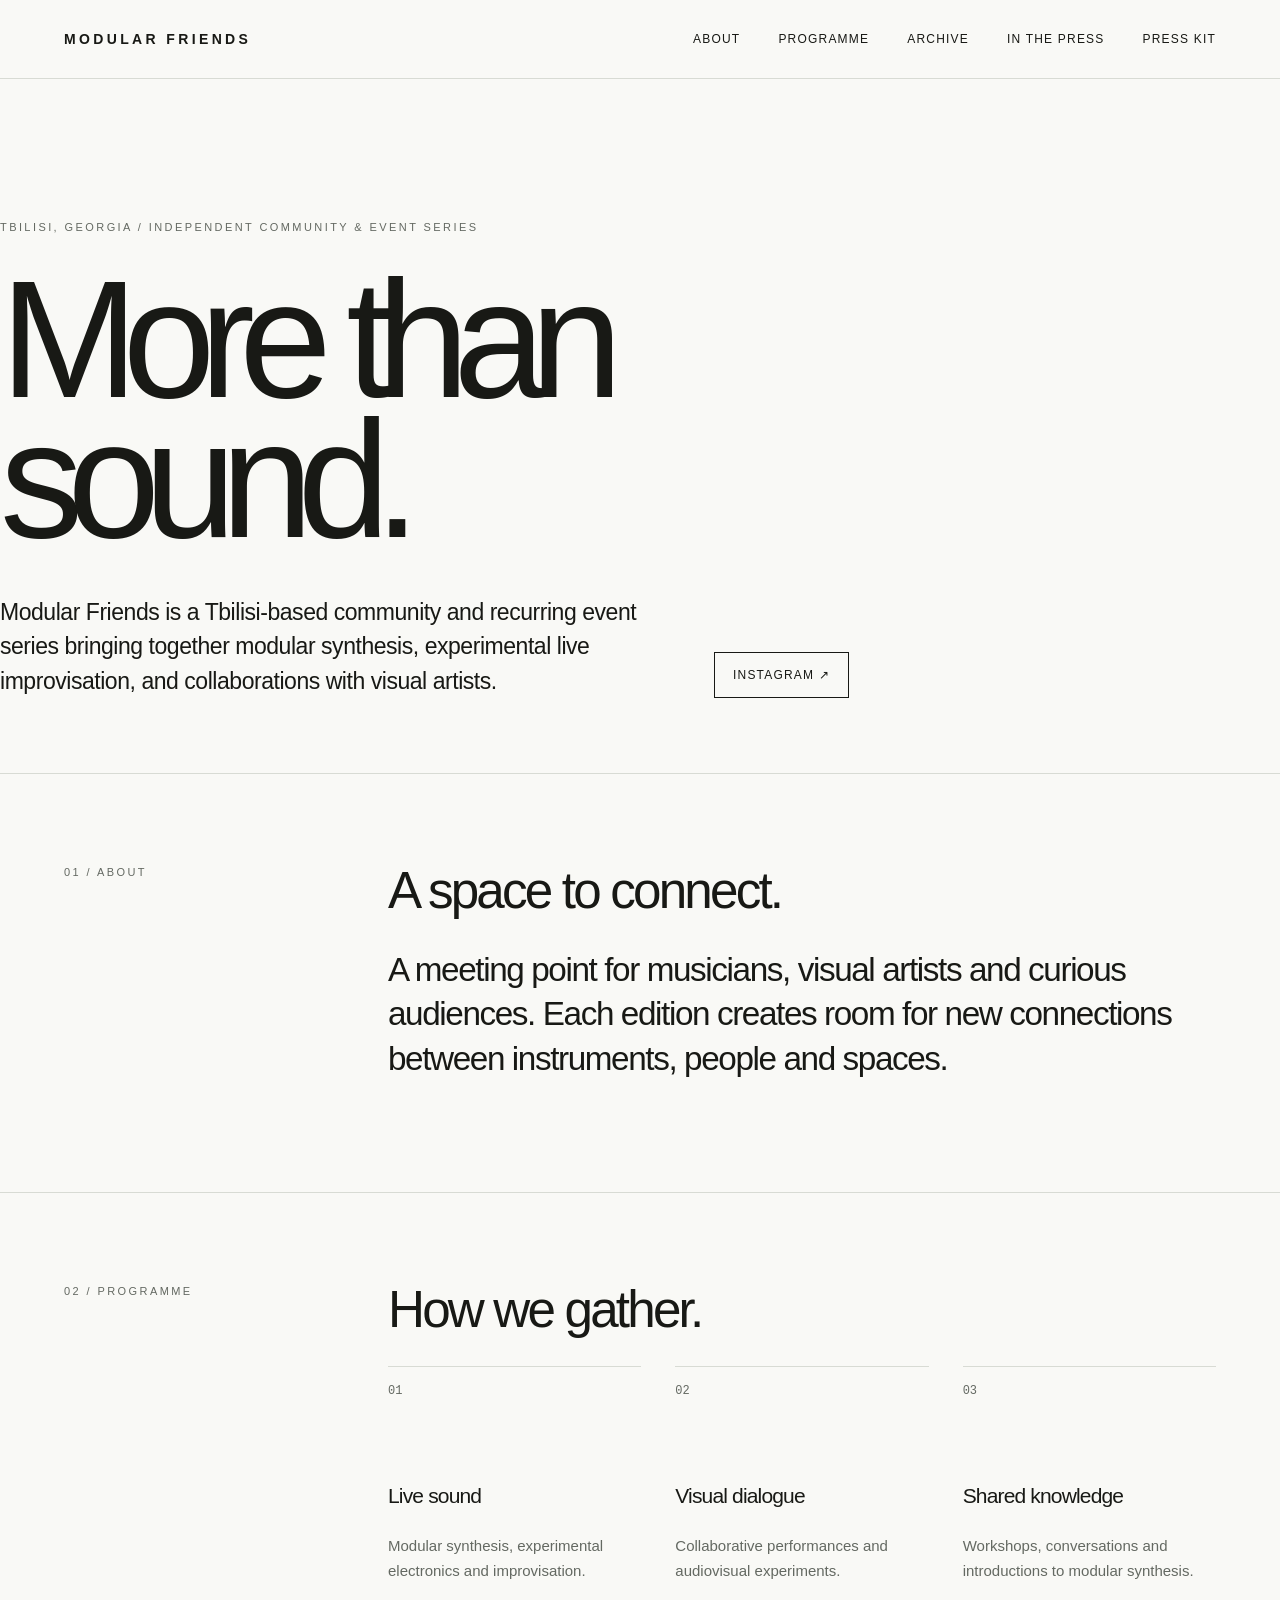
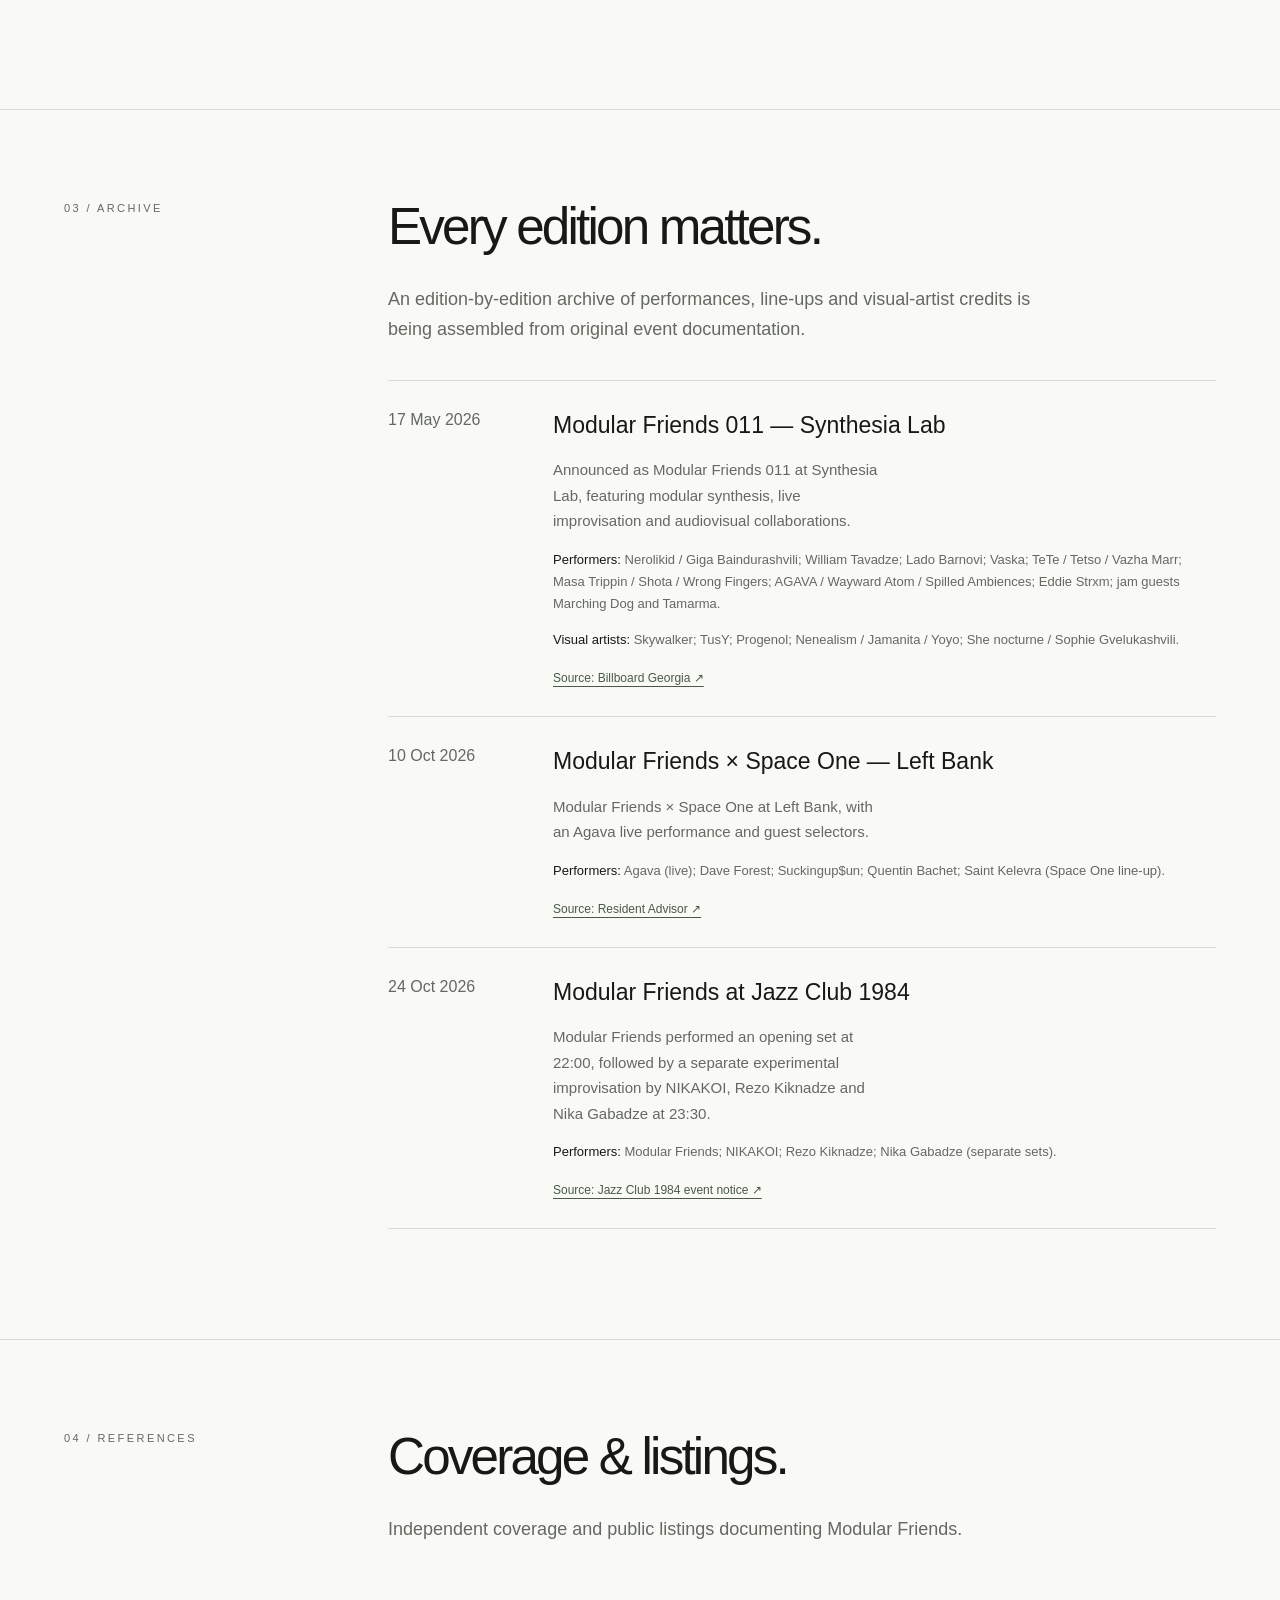
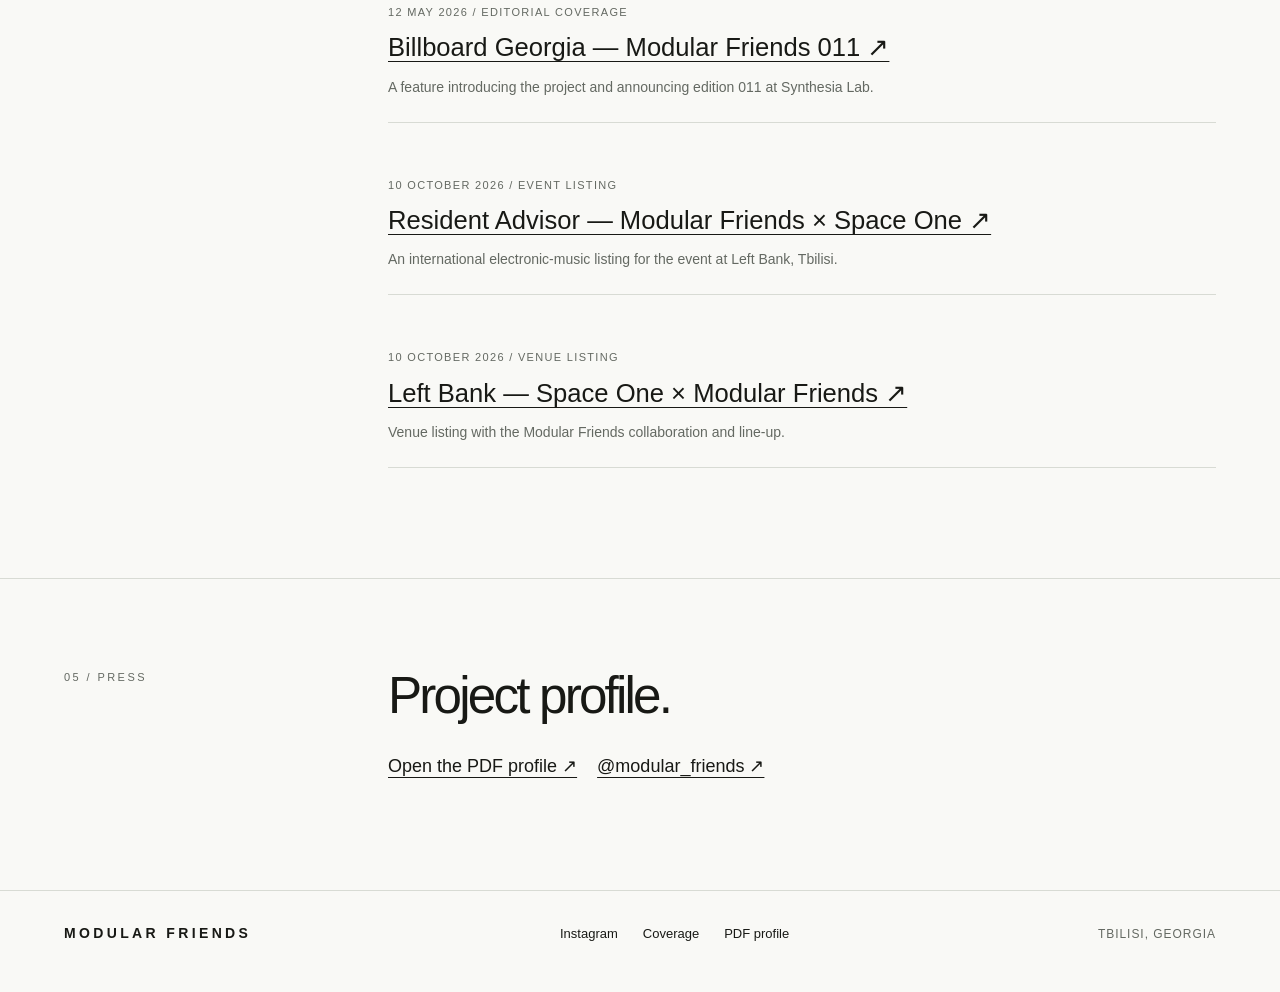
<file: Modular_Friends_GitHub_Upload/index.html>
<!doctype html>
<html lang="en">
<head>
  <meta charset="utf-8">
  <meta name="viewport" content="width=device-width, initial-scale=1">
  <meta name="theme-color" content="#f9f9f6">
  <title>Modular Friends — Modular Synthesis &amp; Live Electronic Music | Tbilisi</title>
  <meta name="description" content="Modular Friends is a Tbilisi-based community and recurring event series bringing together modular synthesis, experimental live improvisation, and collaborations with visual artists.">
  <meta property="og:type" content="website">
  <meta property="og:title" content="Modular Friends — More than sound.">
  <meta property="og:description" content="Modular Friends is a Tbilisi-based community and recurring event series bringing together modular synthesis, experimental live improvisation, and collaborations with visual artists.">
  <link rel="canonical" href="https://modularfriends.github.io/"><meta property="og:url" content="https://modularfriends.github.io/">
  <script type="application/ld+json">{"@context": "https://schema.org", "@type": "Organization", "name": "Modular Friends", "description": "Modular Friends is a Tbilisi-based community and recurring event series bringing together modular synthesis, experimental live improvisation, and collaborations with visual artists.", "sameAs": ["https://www.instagram.com/modular_friends/"], "areaServed": {"@type": "Place", "name": "Tbilisi, Georgia"}, "url": "https://modularfriends.github.io/"}</script>
  <style>
    :root{color-scheme:light;--bg:#f9f9f6;--text:#181915;--muted:#646962;--line:#d8dbd4;--accent:#495a48}
    *{box-sizing:border-box} html{scroll-behavior:smooth}body{margin:0;background:var(--bg);color:var(--text);font-family:Arial,Helvetica,sans-serif;line-height:1.5;-webkit-font-smoothing:antialiased}
    a{color:inherit;text-decoration:none}a:focus-visible{outline:2px solid var(--accent);outline-offset:5px}
    .wrap{max-width:1360px;margin:auto;padding:0 clamp(22px,5vw,74px)}
    header{border-bottom:1px solid var(--line)} header .wrap{min-height:78px;display:flex;align-items:center;justify-content:space-between;gap:20px}
    .wordmark{font-size:14px;font-weight:700;letter-spacing:.24em;white-space:nowrap}
    nav{display:flex;flex-wrap:wrap;gap:clamp(13px,3vw,38px)}nav a{font-size:12px;letter-spacing:.10em;text-transform:uppercase}
    nav a:hover,.foot-links a:hover,.text-link:hover{text-decoration:underline;text-underline-offset:5px}
    .hero{min-height:calc(86svh - 80px);display:flex;align-items:end;padding:80px 0 75px}
    .eyebrow,.kicker{font-size:11px;letter-spacing:.22em;text-transform:uppercase;color:var(--muted)}
    .hero h1{font-size:clamp(74px,13vw,190px);line-height:.84;letter-spacing:-.095em;font-weight:500;max-width:1100px;margin:34px 0 45px}
    .hero h1 span{display:block}.hero-bottom{display:flex;justify-content:space-between;align-items:end;gap:34px}
    .hero-intro{font-size:clamp(16px,1.9vw,23px);line-height:1.5;max-width:680px;letter-spacing:-.02em;margin:0}
    .cta{border:1px solid var(--text);padding:13px 18px;font-size:12px;white-space:nowrap;letter-spacing:.1em;text-transform:uppercase;display:inline-block}
    .cta:hover{background:var(--text);color:var(--bg)}
    section.content{border-top:1px solid var(--line);padding:90px 0 110px;scroll-margin-top:20px}
    .section-layout{display:grid;grid-template-columns:25% 1fr;gap:36px}
    h2{font-size:clamp(30px,4vw,56px);font-weight:500;line-height:1.05;letter-spacing:-.055em;margin:0 0 30px}
    .large-copy{font-size:clamp(22px,2.6vw,38px);line-height:1.34;letter-spacing:-.042em;max-width:920px;margin:0}
    .formats{display:grid;grid-template-columns:repeat(3,1fr);gap:34px}.format{border-top:1px solid var(--line);padding-top:15px}
    .symbol{font-family:monospace;font-size:12px;color:var(--muted);margin-bottom:80px}.format h3{font-size:21px;font-weight:500;letter-spacing:-.04em}
    .format p,.archive-status,.event p{max-width:340px;font-size:15px;color:var(--muted);line-height:1.7}
    .archive-status{max-width:650px;font-size:18px;margin-bottom:35px}.source-link{font-size:12px;color:var(--accent);text-decoration:underline;text-underline-offset:4px}.events{border-top:1px solid var(--line)}.event{display:grid;grid-template-columns:140px 1fr;padding:27px 0;border-bottom:1px solid var(--line);gap:25px}.event-date{color:var(--muted)}.event h3{margin:0;font-weight:500;font-size:23px}.event .event-credit{max-width:830px;font-size:13px;line-height:1.7;margin:14px 0}.event .event-credit strong{color:var(--text);font-weight:500}
    .press-row{display:flex;gap:20px;align-items:center;flex-wrap:wrap}.text-link{font-size:18px;text-decoration:underline;text-underline-offset:5px}
    footer{border-top:1px solid var(--line);padding:32px 0 48px}.footer-inner{display:flex;justify-content:space-between;align-items:center;gap:30px;flex-wrap:wrap}
    .references{display:grid;gap:30px}.reference{padding:24px 0;border-bottom:1px solid var(--line)}.reference h3{font-size:clamp(20px,2vw,29px);font-weight:500;margin:8px 0 10px}.reference h3 a{text-decoration:underline;text-decoration-thickness:1px;text-underline-offset:5px}.reference p{color:var(--muted);font-size:14px;max-width:690px;margin:0}.reference-date{font-size:11px;text-transform:uppercase;letter-spacing:.12em;color:var(--muted)}.foot-links{display:flex;gap:25px;flex-wrap:wrap;font-size:13px}.small{color:var(--muted);font-size:12px;letter-spacing:.08em}
    @media(max-width:760px){header .wrap{align-items:flex-start;flex-direction:column;padding-top:23px;padding-bottom:23px;gap:16px}nav{gap:20px}.hero{min-height:70svh;padding:65px 0}.hero h1{font-size:clamp(70px,16vw,110px);margin:40px 0}.hero-bottom{align-items:flex-start;flex-direction:column}.section-layout{grid-template-columns:1fr;gap:30px}section.content{padding:60px 0 70px}.formats{grid-template-columns:1fr;gap:35px}.symbol{margin-bottom:25px}.event{grid-template-columns:1fr;gap:5px}}
    @media(prefers-reduced-motion:reduce){html{scroll-behavior:auto}}
  </style>
</head>
<body>
  <header><div class="wrap"><a class="wordmark" href="#top" aria-label="Modular Friends home">MODULAR FRIENDS</a><nav aria-label="Main navigation"><a href="#about">About</a><a href="#formats">Programme</a><a href="#archive">Archive</a><a href="#sources">In the press</a><a href="#press">Press kit</a></nav></div></header>
  <main id="top">
    <div class="hero wrap"><div><div class="eyebrow">Tbilisi, Georgia / Independent community &amp; event series</div><h1><span>More than</span><span>sound.</span></h1><div class="hero-bottom"><p class="hero-intro">Modular Friends is a Tbilisi-based community and recurring event series bringing together modular synthesis, experimental live improvisation, and collaborations with visual artists.</p><a class="cta" href="https://www.instagram.com/modular_friends/" target="_blank" rel="noopener noreferrer">Instagram ↗</a></div></div></div>
    <section class="content" id="about"><div class="wrap section-layout"><div class="kicker">01 / About</div><div><h2>A space to connect.</h2><p class="large-copy">A meeting point for musicians, visual artists and curious audiences. Each edition creates room for new connections between instruments, people and spaces.</p></div></div></section>
    <section class="content" id="formats"><div class="wrap section-layout"><div class="kicker">02 / Programme</div><div><h2>How we gather.</h2><div class="formats"><article class="format"><div class="symbol">01</div><h3>Live sound</h3><p>Modular synthesis, experimental electronics and improvisation.</p></article>
<article class="format"><div class="symbol">02</div><h3>Visual dialogue</h3><p>Collaborative performances and audiovisual experiments.</p></article>
<article class="format"><div class="symbol">03</div><h3>Shared knowledge</h3><p>Workshops, conversations and introductions to modular synthesis.</p></article></div></div></div></section>
    <section class="content" id="archive"><div class="wrap section-layout"><div class="kicker">03 / Archive</div><div><h2>Every edition matters.</h2><p class="archive-status">An edition-by-edition archive of performances, line-ups and visual-artist credits is being assembled from original event documentation.</p><div class="events"><article class="event"><div class="event-date">17 May 2026</div><div><h3>Modular Friends 011 — Synthesia Lab</h3><p>Announced as Modular Friends 011 at Synthesia Lab, featuring modular synthesis, live improvisation and audiovisual collaborations.</p><p class="event-credit"><strong>Performers:</strong> Nerolikid / Giga Baindurashvili; William Tavadze; Lado Barnovi; Vaska; TeTe / Tetso / Vazha Marr; Masa Trippin / Shota / Wrong Fingers; AGAVA / Wayward Atom / Spilled Ambiences; Eddie Strxm; jam guests Marching Dog and Tamarma.</p><p class="event-credit"><strong>Visual artists:</strong> Skywalker; TusY; Progenol; Nenealism / Jamanita / Yoyo; She nocturne / Sophie Gvelukashvili.</p><a class="source-link" href="https://billboard.com.ge/2026/05/12/modular-friends-modularuli-sintezisa-da-vizualuri-khelovnebis-cockhali-dialogi-synthesia-labshi/" target="_blank" rel="noopener noreferrer">Source: Billboard Georgia ↗</a></div></article>
<article class="event"><div class="event-date">10 Oct 2026</div><div><h3>Modular Friends × Space One — Left Bank</h3><p>Modular Friends × Space One at Left Bank, with an Agava live performance and guest selectors.</p><p class="event-credit"><strong>Performers:</strong> Agava (live); Dave Forest; Suckingup$un; Quentin Bachet; Saint Kelevra (Space One line-up).</p><a class="source-link" href="https://ra.co/events/2553193" target="_blank" rel="noopener noreferrer">Source: Resident Advisor ↗</a></div></article>
<article class="event"><div class="event-date">24 Oct 2026</div><div><h3>Modular Friends at Jazz Club 1984</h3><p>Modular Friends performed an opening set at 22:00, followed by a separate experimental improvisation by NIKAKOI, Rezo Kiknadze and Nika Gabadze at 23:30.</p><p class="event-credit"><strong>Performers:</strong> Modular Friends; NIKAKOI; Rezo Kiknadze; Nika Gabadze (separate sets).</p><a class="source-link" href="https://happeningnext.com/event/nikakoi-kiknadze-gabadze-andamp-modular-friends-at-1984-eid3a0e7e8bag" target="_blank" rel="noopener noreferrer">Source: Jazz Club 1984 event notice ↗</a></div></article></div></div></div></section>
    <section class="content" id="sources"><div class="wrap section-layout"><div class="kicker">04 / References</div><div><h2>Coverage &amp; listings.</h2><p class="archive-status">Independent coverage and public listings documenting Modular Friends.</p><div class="references"><article class="reference"><div class="reference-date">12 May 2026 / Editorial coverage</div><h3><a href="https://billboard.com.ge/2026/05/12/modular-friends-modularuli-sintezisa-da-vizualuri-khelovnebis-cockhali-dialogi-synthesia-labshi/" target="_blank" rel="noopener noreferrer">Billboard Georgia — Modular Friends 011 ↗</a></h3><p>A feature introducing the project and announcing edition 011 at Synthesia Lab.</p></article>
<article class="reference"><div class="reference-date">10 October 2026 / Event listing</div><h3><a href="https://ra.co/events/2553193" target="_blank" rel="noopener noreferrer">Resident Advisor — Modular Friends × Space One ↗</a></h3><p>An international electronic-music listing for the event at Left Bank, Tbilisi.</p></article>
<article class="reference"><div class="reference-date">10 October 2026 / Venue listing</div><h3><a href="https://leftbank.club/search?search=1" target="_blank" rel="noopener noreferrer">Left Bank — Space One × Modular Friends ↗</a></h3><p>Venue listing with the Modular Friends collaboration and line-up.</p></article></div></div></div></section>
    <section class="content" id="press"><div class="wrap section-layout"><div class="kicker">05 / Press</div><div><h2>Project profile.</h2><div class="press-row"><a class="text-link" href="Modular_Friends_Press_Kit.pdf" target="_blank" rel="noopener noreferrer">Open the PDF profile ↗</a><a class="text-link" href="https://www.instagram.com/modular_friends/" target="_blank" rel="noopener noreferrer">@modular_friends ↗</a></div></div></div></section>
  </main>
  <footer><div class="wrap footer-inner"><div class="wordmark">MODULAR FRIENDS</div><div class="foot-links"><a href="https://www.instagram.com/modular_friends/" rel="noopener noreferrer">Instagram</a><a href="#sources">Coverage</a><a href="Modular_Friends_Press_Kit.pdf">PDF profile</a></div><div class="small">TBILISI, GEORGIA</div></div></footer>
</body>
</html>
</file>
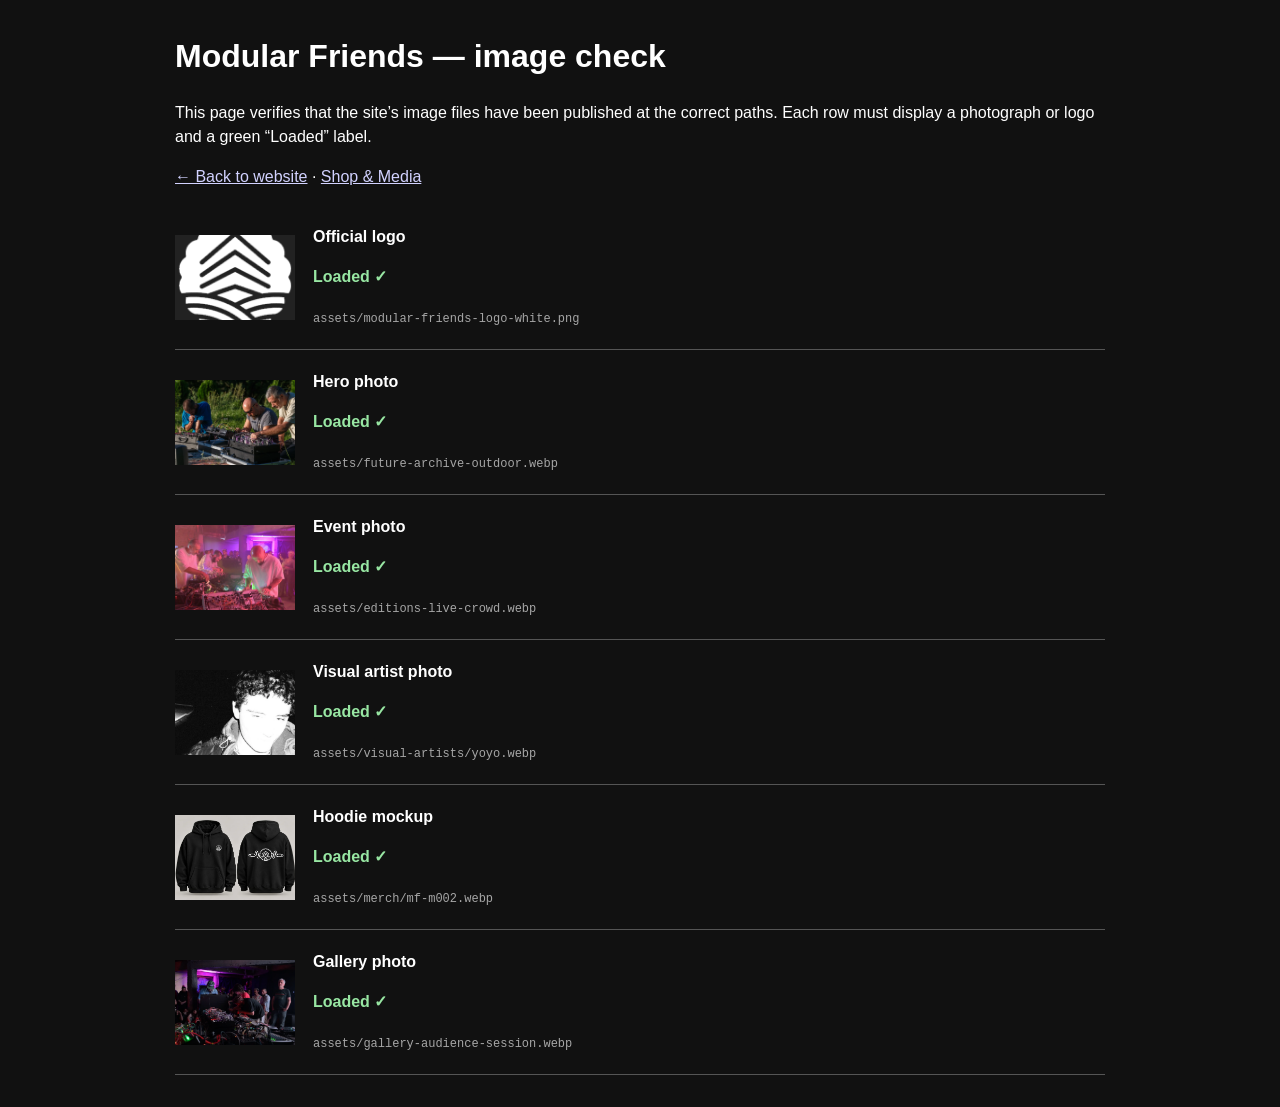
<file: check.html>
<!doctype html><html lang="en"><head><meta charset="utf-8"><meta name="viewport" content="width=device-width,initial-scale=1"><meta name="robots" content="noindex,nofollow"><title>Modular Friends | Image Check</title><style>body{font:16px/1.5 Arial,sans-serif;background:#111;color:#fff;max-width:930px;margin:32px auto;padding:0 18px}a{color:#d2d2ff}.item{display:flex;gap:18px;padding:20px 0;border-bottom:1px solid #555;align-items:center}.item img{object-fit:cover;width:120px;height:85px;background:#222}.state{font-weight:bold}code{color:#a6a6a6;font-size:12px;overflow-wrap:anywhere}.ok{color:#98e7a3}.bad{color:#ffac99}</style></head><body><h1>Modular Friends — image check</h1><p>This page verifies that the site’s image files have been published at the correct paths. Each row must display a photograph or logo and a green “Loaded” label.</p><p><a href="/">← Back to website</a> · <a href="/shop.html">Shop &amp; Media</a></p><div class="item"><img alt="Official logo" src="assets/modular-friends-logo-white.png"><div><strong>Official logo</strong><p class="state">Checking…</p><code>assets/modular-friends-logo-white.png</code></div></div>
<div class="item"><img alt="Hero photo" src="assets/future-archive-outdoor.webp"><div><strong>Hero photo</strong><p class="state">Checking…</p><code>assets/future-archive-outdoor.webp</code></div></div>
<div class="item"><img alt="Event photo" src="assets/editions-live-crowd.webp"><div><strong>Event photo</strong><p class="state">Checking…</p><code>assets/editions-live-crowd.webp</code></div></div>
<div class="item"><img alt="Visual artist photo" src="assets/visual-artists/yoyo.webp"><div><strong>Visual artist photo</strong><p class="state">Checking…</p><code>assets/visual-artists/yoyo.webp</code></div></div>
<div class="item"><img alt="Hoodie mockup" src="assets/merch/mf-m002.webp"><div><strong>Hoodie mockup</strong><p class="state">Checking…</p><code>assets/merch/mf-m002.webp</code></div></div>
<div class="item"><img alt="Gallery photo" src="assets/gallery-audience-session.webp"><div><strong>Gallery photo</strong><p class="state">Checking…</p><code>assets/gallery-audience-session.webp</code></div></div><script>document.querySelectorAll('.item').forEach(item=>{const img=item.querySelector('img'),state=item.querySelector('.state');function done(){const ok=img.complete&&img.naturalWidth>0;state.textContent=ok?'Loaded ✓':'NOT FOUND ✗ — upload assets folder';state.className='state '+(ok?'ok':'bad')}img.addEventListener('load',done);img.addEventListener('error',done);if(img.complete)done()})</script></body></html>
</file>
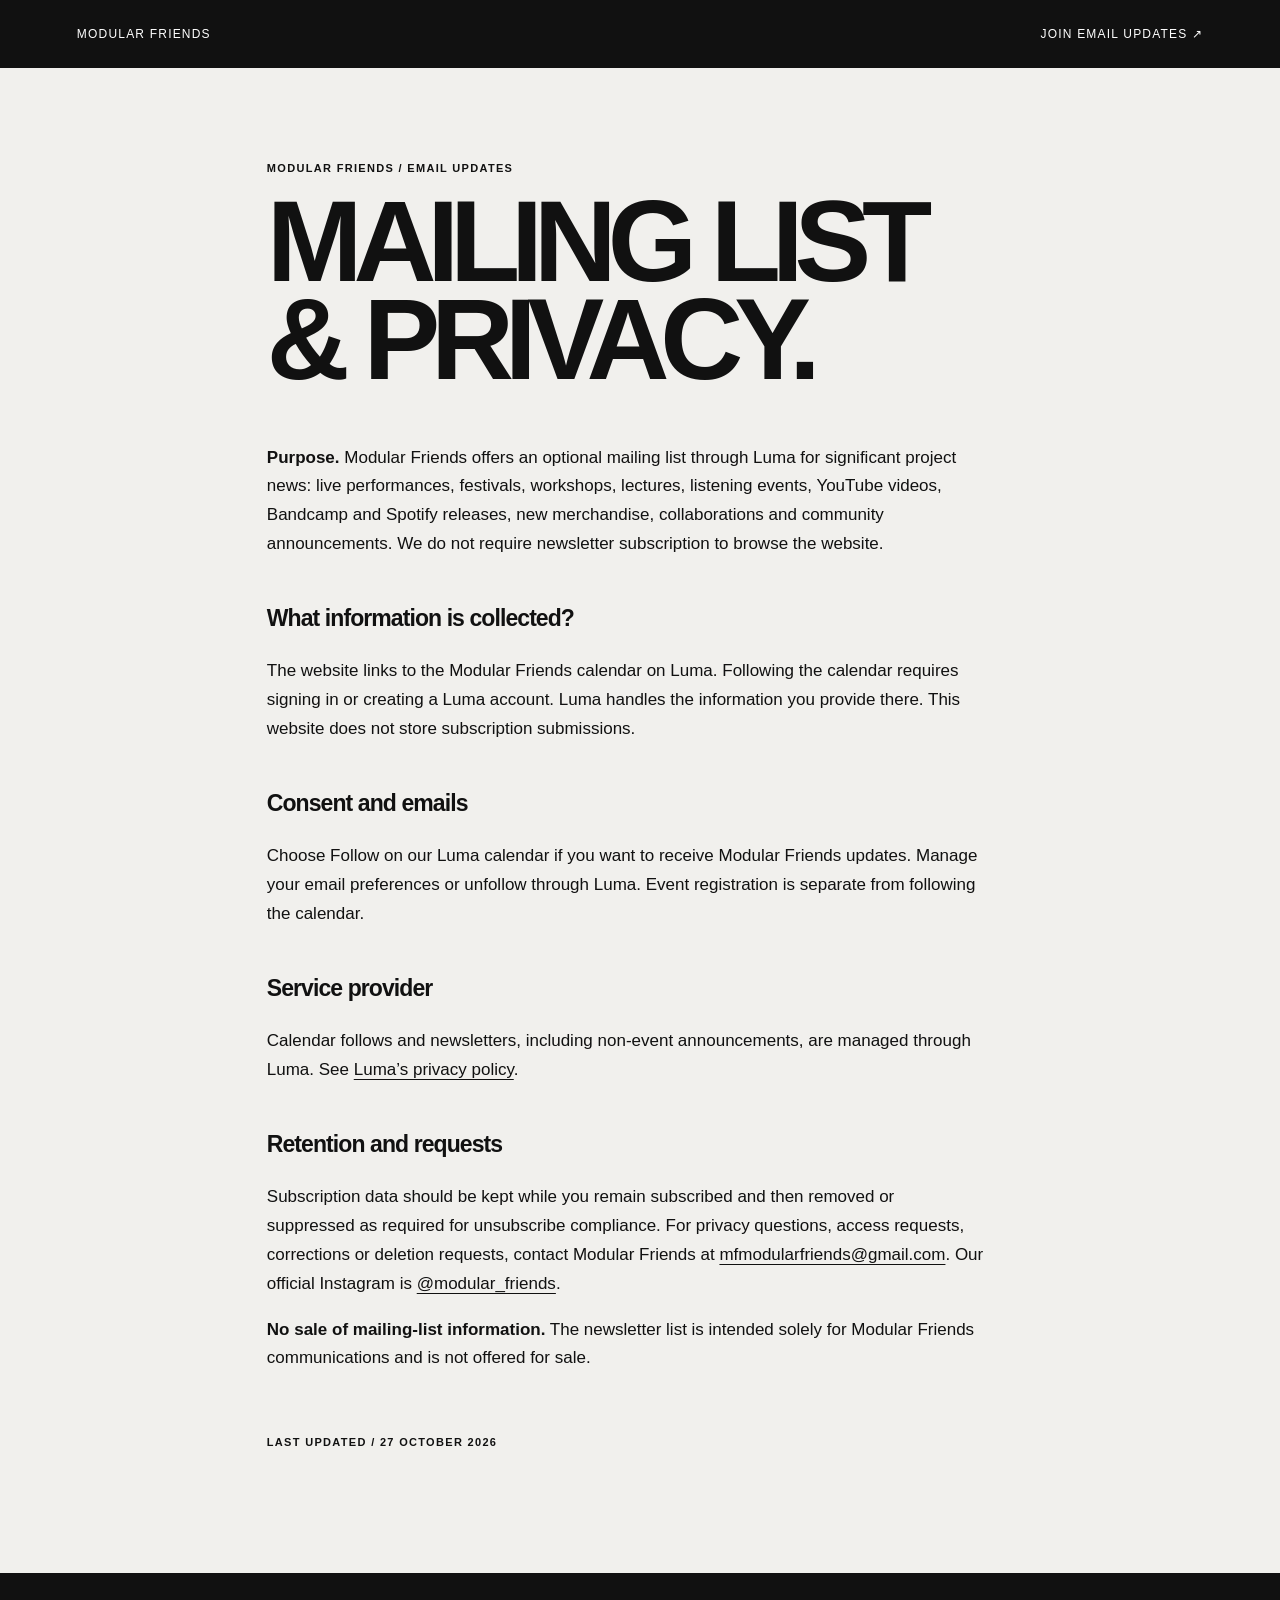
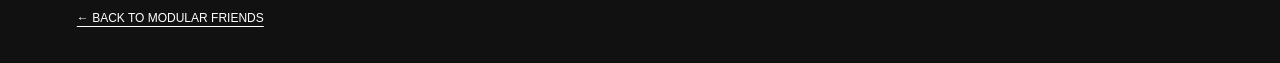
<file: privacy.html>
<!doctype html>
<html lang="en"><head><meta charset="utf-8"><meta name="viewport" content="width=device-width,initial-scale=1"><meta name="robots" content="index,follow"><link rel="canonical" href="https://modularfriends.github.io/privacy.html"><title>Mailing List & Privacy | Modular Friends</title><meta name="description" content="How Modular Friends handles newsletter subscription data and email updates."><link rel="icon" href="assets/modular-friends-logo-black.png" type="image/png"><style>*{box-sizing:border-box}html{scroll-behavior:smooth}body{margin:0;background:#f1f0ed;color:#111;font:17px/1.7 Arial,Helvetica,sans-serif}a{color:inherit;text-underline-offset:4px}nav{display:flex;gap:20px;justify-content:space-between;align-items:center;background:#111;color:#fff;padding:24px 6%;font-size:12px;letter-spacing:.1em}nav a{text-decoration:none}main{max-width:900px;padding:80px 6% 110px;margin:auto}h1{font-size:clamp(56px,11vw,115px);line-height:.85;letter-spacing:-.08em;margin:15px 0 55px}h2{font-size:23px;letter-spacing:-.04em;margin-top:40px}p,li{max-width:720px}.small{font-size:11px;letter-spacing:.12em;font-weight:bold}footer{background:#111;color:#fff;padding:35px 6%;font-size:12px} @media(max-width:600px){main{padding-top:50px}}</style></head><body>
<nav><a href="index.html">MODULAR FRIENDS</a><a href="index.html#newsletter">JOIN EMAIL UPDATES ↗</a></nav>
<main><p class="small">MODULAR FRIENDS / EMAIL UPDATES</p><h1>MAILING LIST<br>& PRIVACY.</h1>
<p><strong>Purpose.</strong> Modular Friends offers an optional mailing list through Luma for significant project news: live performances, festivals, workshops, lectures, listening events, YouTube videos, Bandcamp and Spotify releases, new merchandise, collaborations and community announcements. We do not require newsletter subscription to browse the website.</p>
<h2>What information is collected?</h2><p>The website links to the Modular Friends calendar on Luma. Following the calendar requires signing in or creating a Luma account. Luma handles the information you provide there. This website does not store subscription submissions.</p>
<h2>Consent and emails</h2><p>Choose Follow on our Luma calendar if you want to receive Modular Friends updates. Manage your email preferences or unfollow through Luma. Event registration is separate from following the calendar.</p>
<h2>Service provider</h2><p>Calendar follows and newsletters, including non-event announcements, are managed through Luma. See <a href="https://luma.com/privacy-policy" target="_blank" rel="noopener noreferrer">Luma’s privacy policy</a>.</p>
<h2>Retention and requests</h2><p>Subscription data should be kept while you remain subscribed and then removed or suppressed as required for unsubscribe compliance. For privacy questions, access requests, corrections or deletion requests, contact Modular Friends at <a href="mailto:mfmodularfriends@gmail.com">mfmodularfriends@gmail.com</a>. Our official Instagram is <a href="https://www.instagram.com/modular_friends/" target="_blank" rel="noopener noreferrer">@modular_friends</a>.</p>
<p><strong>No sale of mailing-list information.</strong> The newsletter list is intended solely for Modular Friends communications and is not offered for sale.</p>
<p class="small" style="margin-top:60px">LAST UPDATED / 27 OCTOBER 2026</p></main>
<footer><a href="index.html">← BACK TO MODULAR FRIENDS</a></footer></body></html>
</file>
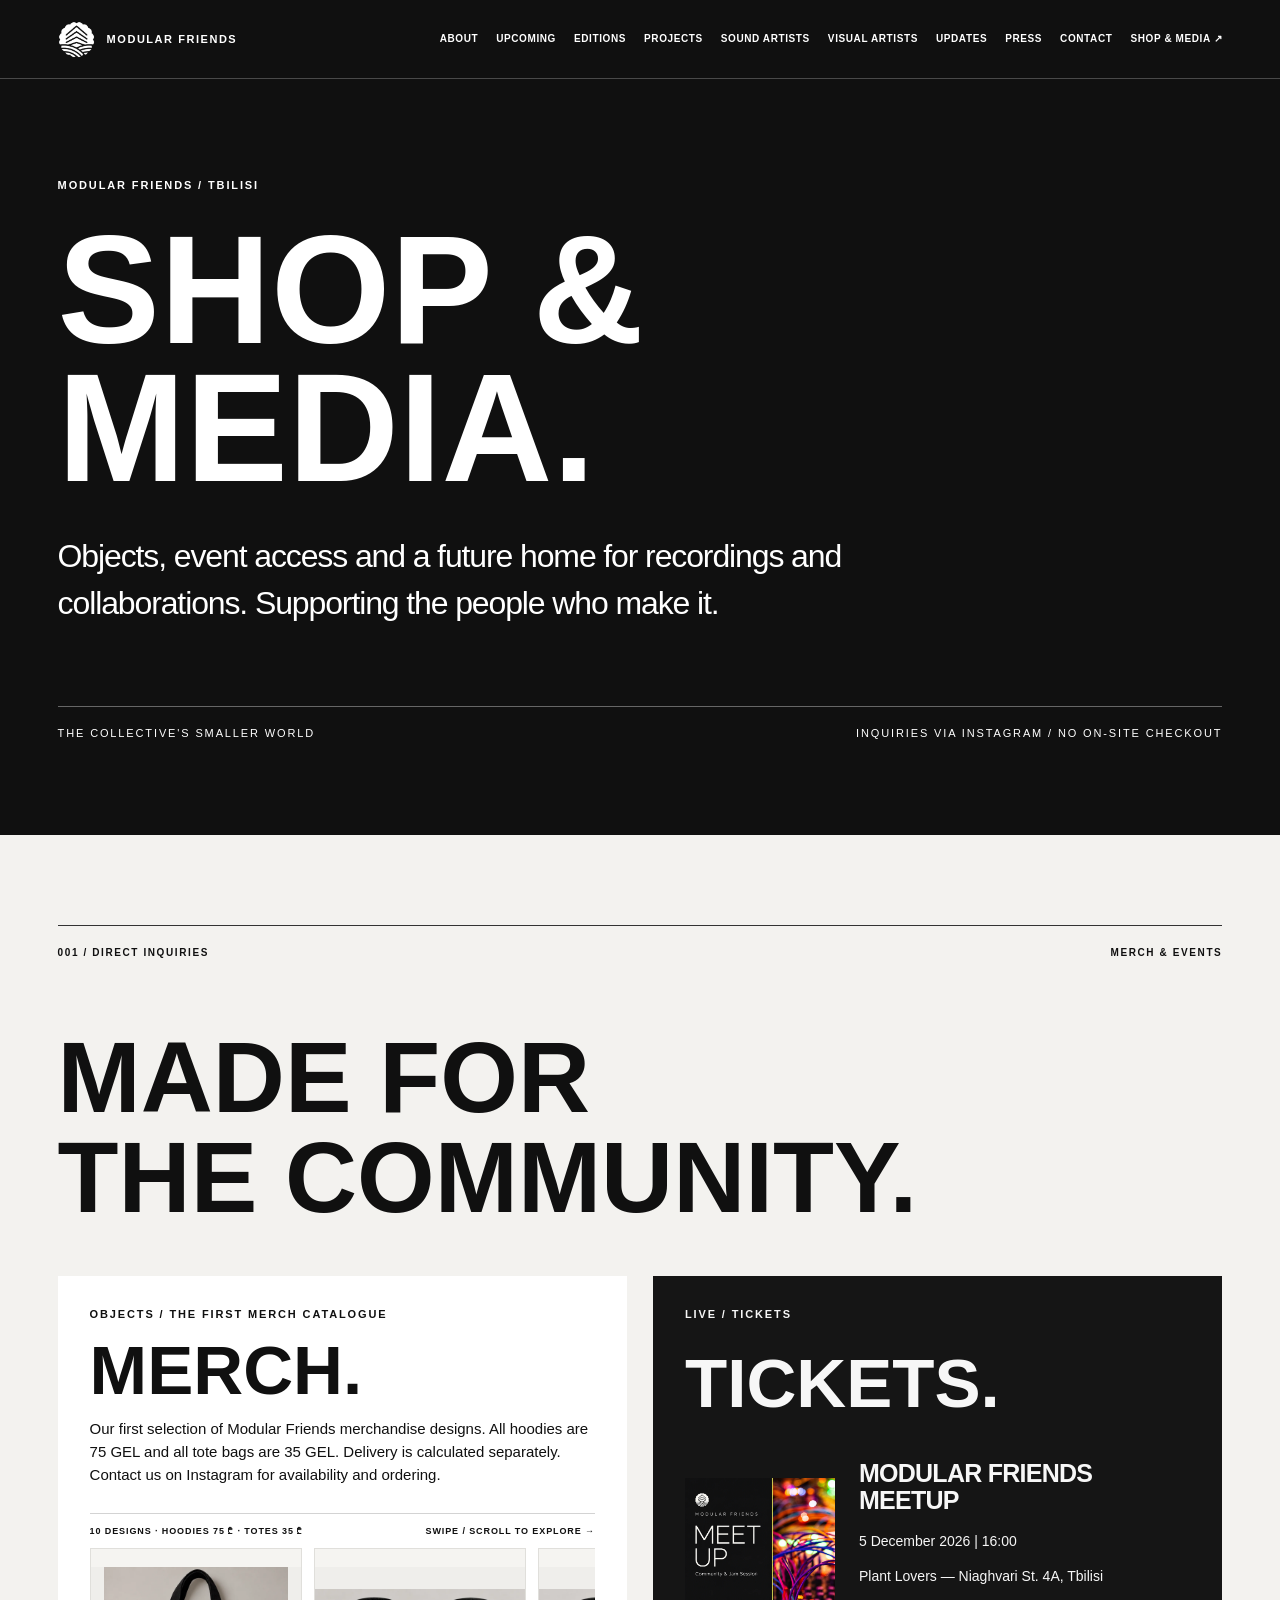
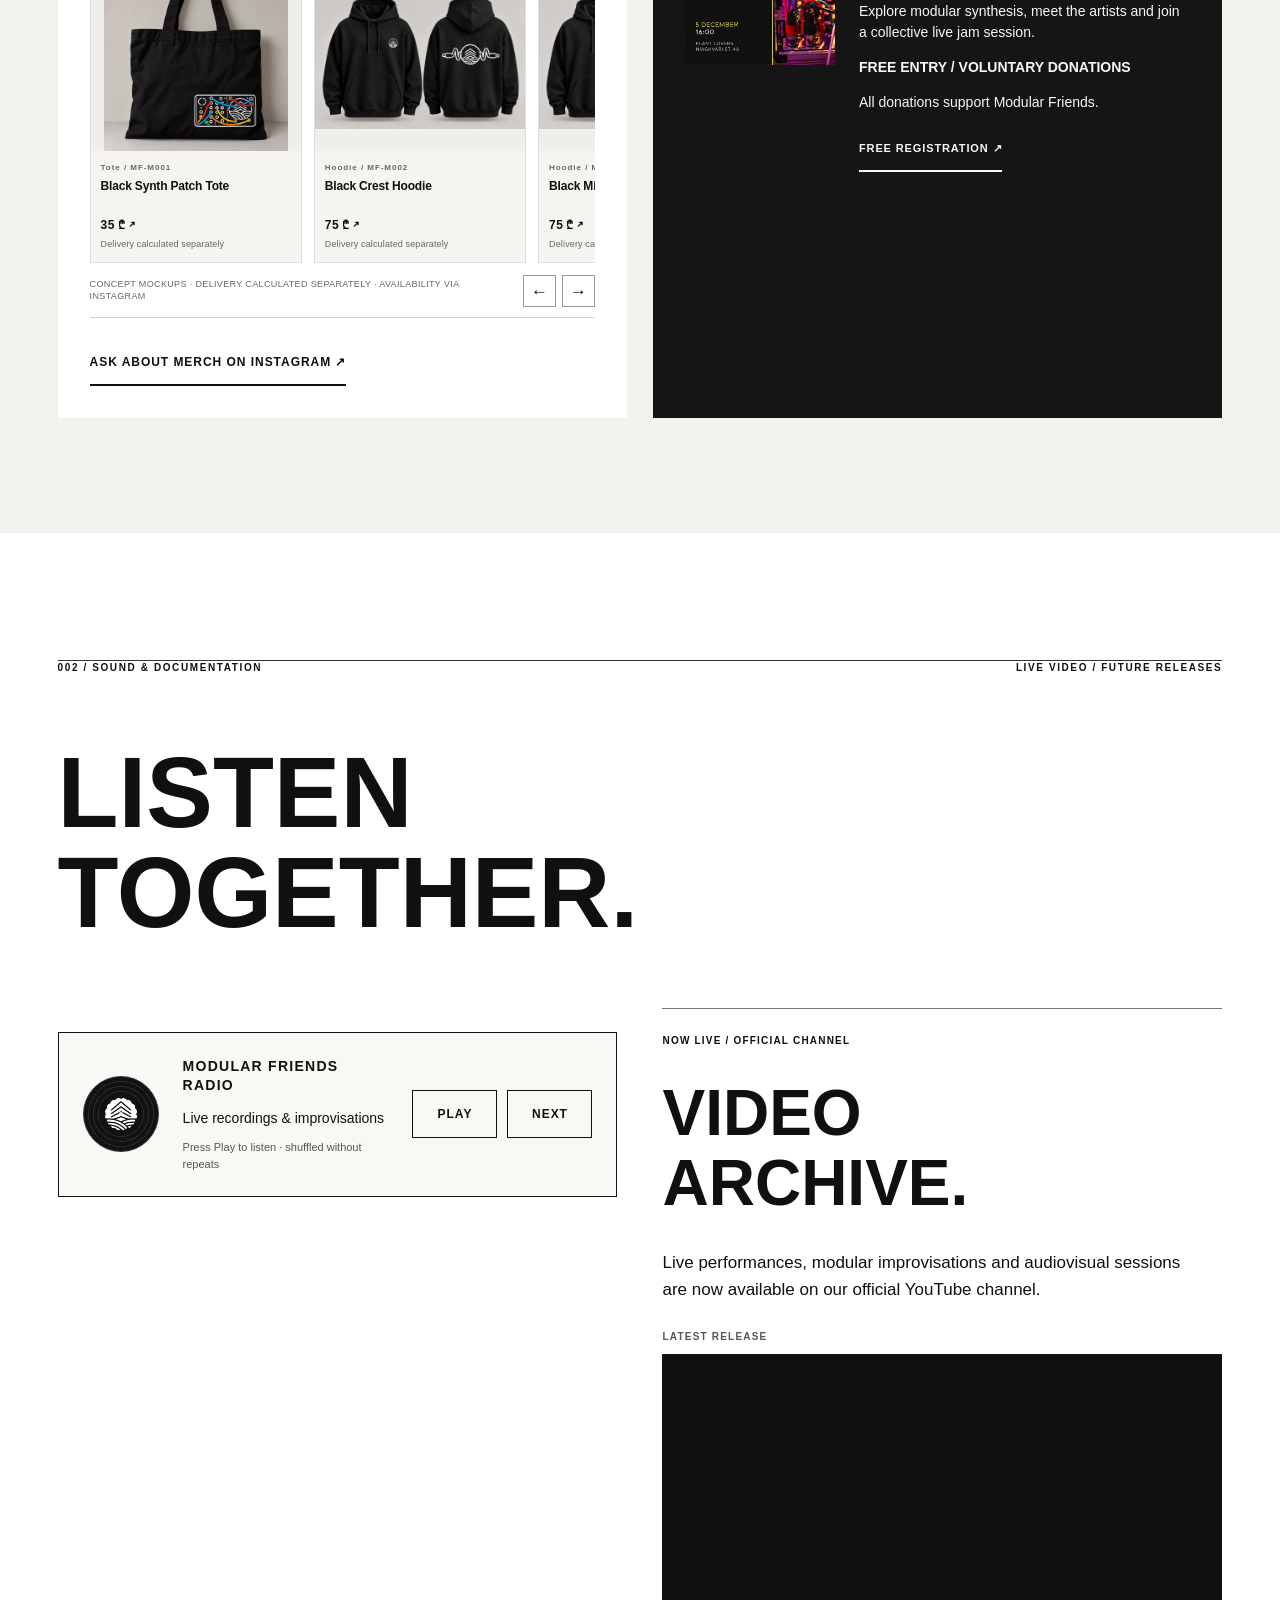
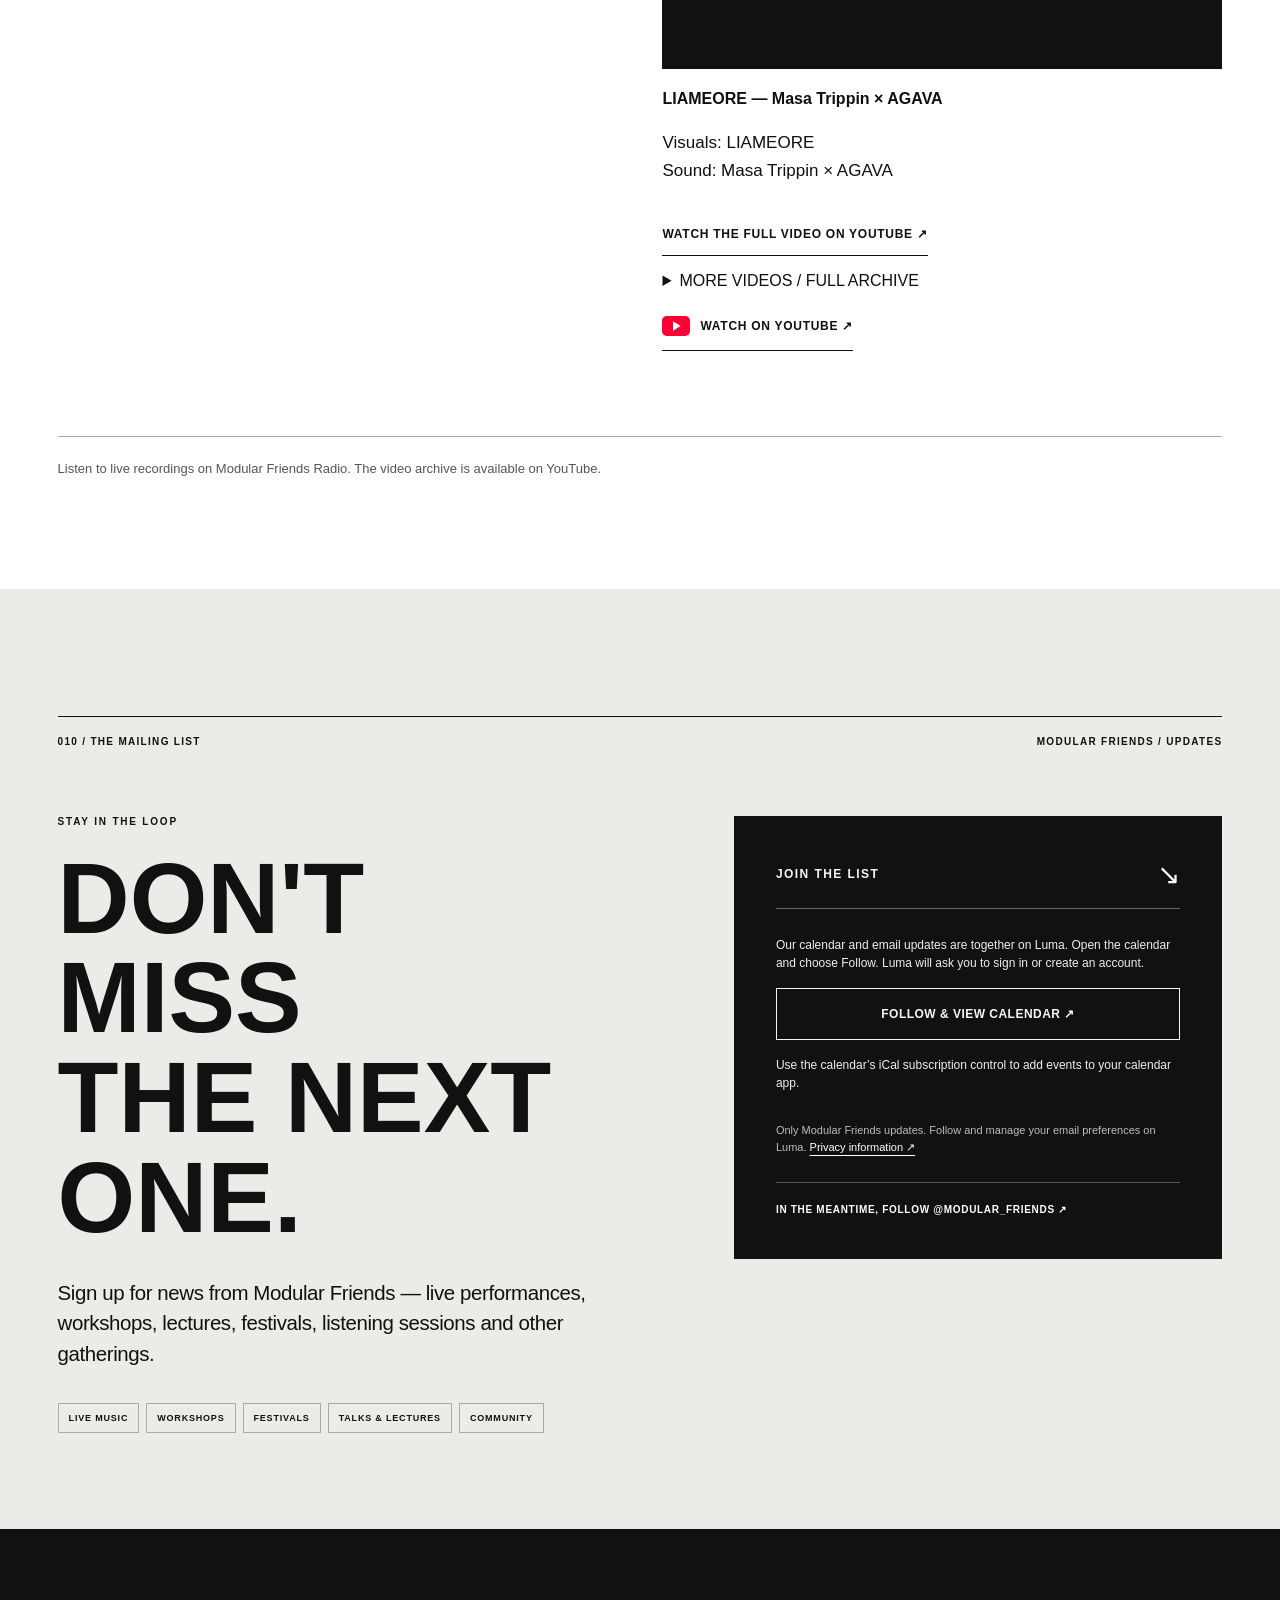
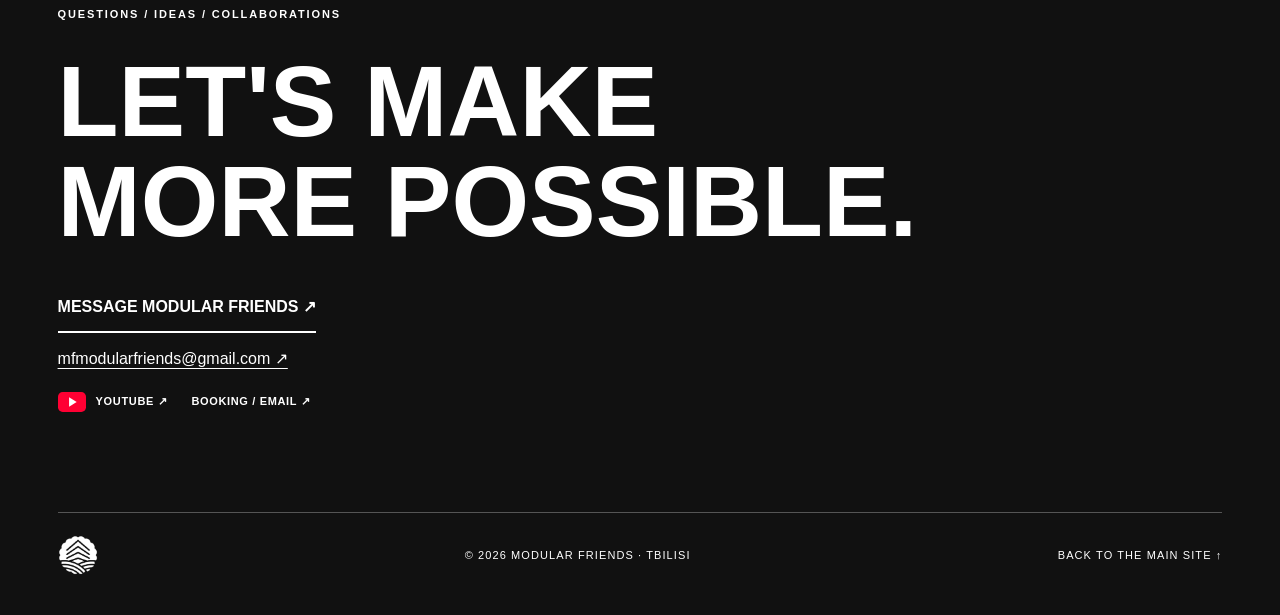
<file: shop.html>
<!DOCTYPE html>

<html lang="en"><head><meta charset="utf-8"/><meta content="width=device-width,initial-scale=1" name="viewport"/><meta content="#101010" name="theme-color"/><title>Shop &amp; Media | Modular Friends — Merch, Events &amp; Audio</title><link href="assets/modular-friends-logo-black.png" rel="icon" type="image/png"/><style>
:root{--ink:#101010;--paper:#f3f2ef}*{box-sizing:border-box}html{scroll-behavior:smooth}body{margin:0;background:var(--paper);color:var(--ink);font-family:Arial,Helvetica,sans-serif}a{color:inherit;text-decoration:none}a:focus-visible{outline:2px solid currentColor;outline-offset:5px}.wrap{width:min(100% - 9vw,1440px);margin:auto}.eyebrow{font-size:11px;letter-spacing:.17em;font-weight:750}.top{background:#101010;color:white;min-height:84px;display:flex;justify-content:space-between;align-items:center;padding:18px 4.5vw;gap:25px}.brand{display:flex;align-items:center;gap:12px;font-weight:800;font-size:11px;letter-spacing:.14em}.brand img{width:40px;height:45px;object-fit:contain}.top nav{display:flex;gap:26px;flex-wrap:wrap}.top nav a{font-size:10px;letter-spacing:.1em;font-weight:bold}.intro{background:#101010;color:white;padding:105px 0 140px}.intro h1{font-size:clamp(72px,12vw,200px);font-weight:850;line-height:.78;letter-spacing:-.09em;margin:36px 0 55px}.intro h1 span{display:block}.lead{font-size:clamp(20px,2.5vw,33px);line-height:1.45;max-width:900px;letter-spacing:-.035em}.meta{border-top:1px solid #666;margin-top:80px;padding-top:20px;font-size:11px;letter-spacing:.17em;display:flex;justify-content:space-between;flex-wrap:wrap;gap:15px}.sec{padding:90px 0 115px}.secmark{display:flex;justify-content:space-between;padding:20px 0;border-top:1px solid #333;font-size:11px;font-weight:750;letter-spacing:.16em}.heading{font-size:clamp(57px,8vw,120px);letter-spacing:-.085em;line-height:.9;margin:55px 0}.panels{display:grid;grid-template-columns:1fr 1fr;gap:26px}.panel{background:white;padding:36px;min-height:480px;display:flex;flex-direction:column}.panel.dark{background:#151515;color:#f7f7f7}.panel small{font-size:11px;letter-spacing:.17em;font-weight:700}.panel h3{font-size:clamp(44px,5.4vw,81px);letter-spacing:-.065em;margin:25px 0 15px}.panel p{font-size:17px;line-height:1.6;max-width:510px}.panel .button{display:inline-block;align-self:flex-start;margin-top:auto;padding:15px 0;border-bottom:2px solid currentColor;font-size:12px;letter-spacing:.08em;font-weight:800}.panel img{width:64px;height:75px;object-fit:contain;margin-top:18px}.simple{background:white;padding:100px 0}.archive-grid{display:grid;grid-template-columns:1fr 1fr;gap:45px;margin-top:65px}.item{border-top:1px solid #777;padding:21px 0 50px}.item h3{font-size:clamp(40px,5vw,72px);line-height:.96;letter-spacing:-.07em;margin:30px 0}.item p{font-size:17px;line-height:1.6;max-width:530px}.soon{font-size:10px;font-weight:bold;border:1px solid currentColor;display:inline-block;padding:10px 12px;letter-spacing:.12em}.notice{border-top:1px solid #aaa;margin-top:35px;padding-top:22px;font-size:13px;color:#555;line-height:1.6}.foot{padding:75px 0 40px;background:#111;color:white}.foot h2{font-size:clamp(42px,7.5vw,102px);line-height:.95;letter-spacing:-.07em;margin:30px 0}.footlink{display:inline-block;padding:15px 0;border-bottom:2px solid white;font-weight:800}.mini{display:flex;justify-content:space-between;gap:20px;align-items:center;border-top:1px solid #555;margin-top:100px;padding-top:22px;font-size:11px;letter-spacing:.1em}.mini img{width:40px;height:40px;object-fit:contain}@media(max-width:700px){.wrap{width:calc(100% - 40px)}.top{padding:18px 20px}.top nav{gap:12px}.top nav a{font-size:9px}.intro{padding:75px 0 85px}.intro h1{font-size:clamp(68px,14vw,102px)}.sec,.simple{padding:65px 0}.panels,.archive-grid{grid-template-columns:1fr}.panel{min-height:390px;padding:25px}.heading{margin:40px 0}.foot{padding-top:65px}.mini{margin-top:65px}}
</style><style>
/* V07: persistent shop navigation and reliable anchor offsets */
html{scroll-padding-top:120px}section,article[id]{scroll-margin-top:120px}
header.top{position:sticky;top:0;left:0;right:0;z-index:9999;background:#101010;
 border-bottom:1px solid #494949;-webkit-backdrop-filter:blur(10px);backdrop-filter:blur(10px)}
@media(max-width:700px){html{scroll-padding-top:126px}section,article[id]{scroll-margin-top:126px}
 header.top{gap:12px;flex-wrap:wrap}header.top nav{gap:8px 12px;justify-content:flex-end}}

@media(max-width:360px){.heading{font-size:46px!important}.panel h3{font-size:42px!important}}
</style>
<style>
/* V10 — first merch catalogue, with confirmed prices and separate delivery */
.merch-panel{min-width:0;overflow:hidden}
.merch-panel h3{margin:12px 0 9px}
.merch-panel>p{font-size:15px;line-height:1.55;margin:0 0 22px;max-width:560px}
.merch-catalogue-meta{font-size:9px;letter-spacing:.1em;font-weight:800;display:flex;gap:12px;justify-content:space-between;border-top:1px solid #d3d3d3;padding-top:12px;margin:4px 0 12px}
.merch-catalogue{display:flex;gap:12px;width:100%;min-width:0;overflow-x:auto;overscroll-behavior-x:contain;scroll-snap-type:x mandatory;scrollbar-width:thin;scrollbar-color:#777 #eee;padding:0 0 12px;-webkit-overflow-scrolling:touch}
.merch-product{flex:0 0 clamp(150px,42%,240px);min-width:0;display:flex;flex-direction:column;background:#f5f4f1;border:1px solid #e0dfdb;scroll-snap-align:start;text-decoration:none;transition:border-color .15s ease}
.merch-product:hover,.merch-product:focus-visible{border-color:#101010}
.merch-product img{display:block;width:100%;height:auto;aspect-ratio:1.14/1;object-fit:contain;background:#efeeeb}
.merch-product-body{display:flex;flex-direction:column;gap:7px;padding:12px 10px;min-height:111px}
.merch-product-category{font-size:8px;letter-spacing:.12em;color:#666;font-weight:800}
.merch-product strong{font-size:12px;line-height:1.22;letter-spacing:-.015em}
.merch-price{margin-top:auto;font-size:12px;letter-spacing:.035em;font-weight:800}
.merch-delivery{font-size:9px;letter-spacing:.015em;color:#666;line-height:1.25}
.merch-bottom{display:flex;align-items:center;justify-content:space-between;gap:15px;border-bottom:1px solid #d3d3d3;padding:0 0 10px}
.merch-bottom>span{font-size:9px;color:#666;letter-spacing:.04em;line-height:1.3}
.merch-controls{display:flex;gap:6px}
.merch-scroll{cursor:pointer;background:transparent;color:#101010;border:1px solid #999;border-radius:0;min-width:33px;min-height:32px;font-size:17px;line-height:1}
.merch-scroll:hover,.merch-scroll:focus-visible{background:#111;color:#fff}
.merch-inquiry{margin-top:22px!important}
@media(max-width:900px){.merch-product{flex-basis:185px}.merch-catalogue-meta{flex-wrap:wrap}}
@media(max-width:700px){.merch-panel>p{font-size:14px}.merch-product{flex-basis:min(51%,205px)}.merch-catalogue-meta{font-size:8px}.merch-panel{padding:25px}}
@media(max-width:360px){.merch-product{flex-basis:165px}}
@media(prefers-reduced-motion:reduce){.merch-product{transition:none}}
</style><meta content="Explore official Modular Friends merchandise: hoodies 75 GEL, totes 35 GEL. Find event information and planned audio and video channels. Delivery is calculated separately." name="description"/><meta content="index, follow, max-image-preview:large" name="robots"/><meta content="website" property="og:type"/><meta content="Modular Friends" property="og:site_name"/><meta content="Shop &amp; Media | Modular Friends — Merch, Events &amp; Audio" property="og:title"/><meta content="Explore official Modular Friends merchandise: hoodies 75 GEL, totes 35 GEL. Find event information and planned audio and video channels. Delivery is calculated separately." property="og:description"/><meta content="summary_large_image" name="twitter:card"/><meta content="Shop &amp; Media | Modular Friends — Merch, Events &amp; Audio" name="twitter:title"/><meta content="Explore official Modular Friends merchandise: hoodies 75 GEL, totes 35 GEL. Find event information and planned audio and video channels. Delivery is calculated separately." name="twitter:description"/><script type="application/ld+json">{"@context":"https://schema.org","@graph":[{"@type":"WebSite","name":"Modular Friends","description":"Official Modular Friends website and archive","@id":"https://modularfriends.github.io/#website","url":"https://modularfriends.github.io/","publisher":{"@id":"https://modularfriends.github.io/#organization"}},{"@type":"Organization","name":"Modular Friends","description":"Multidisciplinary creative collective: modular synthesis, audiovisual art, live improvised music, workshops and festival environments.","sameAs":["https://www.instagram.com/modular_friends/","https://luma.com/modularfriends"],"foundingLocation":{"@type":"Place","name":"Tbilisi, Georgia"},"@id":"https://modularfriends.github.io/#organization","url":"https://modularfriends.github.io/","logo":"https://modularfriends.github.io/assets/modular-friends-logo-black.png"},{"@type":"WebPage","name":"Shop & Media | Modular Friends — Merch, Events & Audio","description":"Explore official Modular Friends merchandise: hoodies 75 GEL, totes 35 GEL. Find event information and planned audio and video channels. Delivery is calculated separately.","inLanguage":"en","@id":"https://modularfriends.github.io/shop.html#webpage","url":"https://modularfriends.github.io/shop.html","isPartOf":{"@id":"https://modularfriends.github.io/#website"},"about":{"@id":"https://modularfriends.github.io/#organization"}}]}</script>
<link rel="canonical" href="https://modularfriends.github.io/shop.html"/>
<meta property="og:url" content="https://modularfriends.github.io/shop.html"/>
<meta property="og:image" content="https://modularfriends.github.io/assets/modular-friends-share.jpg"/>
<meta property="og:image:alt" content="Modular Friends — live modular synthesis and experimental music"/>
<meta name="twitter:image" content="https://modularfriends.github.io/assets/modular-friends-share.jpg"/>

<style id="mf-v16-newsletter-style">
/* V16 / Newsletter: black-and-white, consistent on both site pages */
.mf-newsletter{background:#ebebe7;color:#111;padding:0 0 clamp(66px,9vw,125px);font-family:Arial,Helvetica,sans-serif}
.mf-newsletter *{box-sizing:border-box}
.mf-newsletter-inner{width:min(100% - 9vw,1440px);margin:0 auto}
.mf-newsletter-top{display:flex;justify-content:space-between;gap:15px;flex-wrap:wrap;border-top:1px solid #111;padding:19px 0;font-size:10px;font-weight:800;letter-spacing:.13em}
.mf-newsletter-layout{display:grid;grid-template-columns:minmax(0,1.08fr) minmax(300px,.92fr);gap:clamp(38px,8vw,150px);padding-top:50px}
.mf-newsletter-overline{font-size:10px;letter-spacing:.18em;font-weight:800;margin:0 0 22px}
.mf-newsletter-copy h2{font-size:clamp(54px,7.8vw,119px);font-weight:850;line-height:.87;letter-spacing:-.085em;margin:0 0 30px}
.mf-newsletter-lead{font-size:clamp(17px,1.6vw,22px);line-height:1.48;max-width:590px;letter-spacing:-.02em;margin:0}
.mf-newsletter-topics{display:flex;flex-wrap:wrap;gap:7px;margin-top:34px}
.mf-newsletter-topics span{border:1px solid #aaa;padding:9px 10px;font-size:9px;font-weight:800;letter-spacing:.09em}
.mf-newsletter-signup{align-self:start;background:#111;color:#f5f5f3;padding:clamp(22px,3.3vw,48px)}
.mf-newsletter-titleline{display:flex;justify-content:space-between;align-items:center;border-bottom:1px solid #666;padding-bottom:17px;font-size:12px;letter-spacing:.12em;font-weight:800}
.mf-newsletter-titleline span{font-size:28px;font-weight:400;letter-spacing:0}
.mf-newsletter-form-host{padding:27px 0 18px;min-height:145px}
.mf-newsletter-label{font-size:9px;font-weight:800;letter-spacing:.14em;display:block;margin-bottom:13px}
.mf-newsletter-preview-row{display:flex;gap:0;border-bottom:1px solid #8a8a8a}
.mf-newsletter-preview-row input{font:inherit;min-width:0;flex:1;background:transparent;border:0;color:#fff;font-size:15px;padding:12px 5px 14px 0}
.mf-newsletter-preview-row input::placeholder{color:#999}
.mf-newsletter-preview-row button{font:inherit;border:0;background:#777;color:#ddd;font-size:10px;font-weight:800;letter-spacing:.08em;padding:0 14px;cursor:not-allowed}
.mf-newsletter-pending{font-size:12px;color:#ccc;line-height:1.55;margin:14px 0 0}
.mf-newsletter-privacy{font-size:11px;line-height:1.6;color:#bcbcbc;margin:0 0 25px}
.mf-newsletter-privacy a{color:#fff;text-decoration:underline;text-underline-offset:4px}
.mf-newsletter-instagram{display:block;border-top:1px solid #555;padding-top:19px;color:white;text-decoration:none;font-weight:800;letter-spacing:.07em;font-size:10px;line-height:1.5}
.mf-newsletter-instagram:hover,.mf-newsletter-instagram:focus-visible{text-decoration:underline;text-underline-offset:4px}
.mf-newsletter-iframe{display:block;width:100%;height:500px;background:#fff;border:0;border-radius:0}
.mf-newsletter-form-host.is-connected{padding:24px 0 15px}
.mf-newsletter-form-note{font-size:12px;color:#eee;line-height:1.5;margin:0 0 12px}
@media(max-width:960px){.mf-newsletter-layout{grid-template-columns:1fr;gap:38px;padding-top:25px}.mf-newsletter-signup{max-width:720px}.mf-newsletter-copy h2{font-size:clamp(56px,10vw,95px)}}
@media(max-width:600px){.mf-newsletter-inner{width:calc(100% - 40px)}.mf-newsletter{padding-bottom:60px}.mf-newsletter-top{font-size:9px}.mf-newsletter-layout{padding-top:25px;gap:34px}.mf-newsletter-copy h2{font-size:clamp(54px,12.8vw,75px)}.mf-newsletter-signup{padding:22px}.mf-newsletter-preview-row button{padding:0 8px;font-size:9px}.mf-newsletter-iframe{height:540px}}
@media(max-width:350px){.mf-newsletter-copy h2{font-size:48px}.mf-newsletter-preview-row input{font-size:12px}}
</style>
<meta name="author" content="Modular Friends"/><meta name="contact" content="mfmodularfriends@gmail.com"/><style>.merch-product{font-family:inherit;color:inherit;text-align:left;padding:0;cursor:zoom-in}.merch-product:hover{text-decoration:none}.merch-dialog{width:min(94vw,900px);max-height:92svh;padding:0;border:1px solid #555;background:#f5f4f1;color:#111;overflow:auto}.merch-dialog::backdrop{background:rgba(0,0,0,.85)}.merch-dialog-head{display:flex;align-items:center;justify-content:space-between;padding:15px 20px;border-bottom:1px solid #bbb;gap:16px}.merch-dialog-head h2{font-size:15px;margin:0;letter-spacing:-.02em}.merch-dialog-close{font:700 10px Helvetica,Arial,sans-serif;padding:10px;background:none;border:1px solid #888;cursor:pointer}.merch-dialog-image-link{display:block;cursor:pointer}.merch-dialog-image-link img{width:100%;height:min(57svh,560px);object-fit:contain}.merch-dialog-info{padding:18px 20px;border-top:1px solid #bbb;display:flex;gap:20px;align-items:center;justify-content:space-between}.merch-dialog-info p{font-size:12px;line-height:1.6;margin:0}.merch-dialog-info a{display:inline-block;font-size:10px;font-weight:700;letter-spacing:.06em;padding:15px;border:1px solid #111;white-space:nowrap}@media(max-width:600px){.merch-dialog-info{align-items:stretch;flex-direction:column}.merch-dialog-info a{text-align:center}.merch-dialog-head{padding:12px}.merch-dialog-image-link img{height:45svh}}</style><link rel="stylesheet" href="assets/layout-refinement.css?v=20261029b"/><style id="mf-youtube-booking">
.mf-youtube-link{display:inline-flex;align-items:center;gap:10px;font-size:12px;font-weight:700;letter-spacing:.06em;text-decoration:none}.mf-youtube-icon{display:block;flex:none;width:28px;height:20px}.mf-youtube-link:hover{text-decoration:underline;text-underline-offset:4px}
.mf-youtube-callout{display:flex;align-items:center;justify-content:space-between;gap:24px;border-top:1px solid #565650;border-bottom:1px solid #565650;padding:24px 0;margin-top:32px}.mf-youtube-callout p{font-size:15px;line-height:1.6;margin:0;max-width:700px;color:#bdbdb5}.mf-youtube-callout strong{display:block;color:var(--paper,#f3f2ef);font-size:13px;letter-spacing:.1em;margin-bottom:5px}.mf-youtube-callout .mf-youtube-link{white-space:nowrap;min-height:44px}
.signal .booking-note{font-size:16px;line-height:1.6;max-width:640px;margin:28px 0 0}.signal .booking-note a{font-size:16px;margin:0;padding:0;border:0;letter-spacing:normal;text-decoration:underline;text-underline-offset:4px}
.item .mf-youtube-link{margin-top:12px;padding:14px 0;border-bottom:1px solid currentColor}.item .channel-live{font-size:10px;font-weight:700;letter-spacing:.12em}.foot .mf-youtube-link{font-size:11px}.mf-channel-links{display:flex;align-items:center;gap:24px;flex-wrap:wrap;margin-top:24px}
@media(max-width:700px){.mf-youtube-callout{display:block;padding:22px 0}.mf-youtube-callout .mf-youtube-link{margin-top:12px}.mf-youtube-callout p{font-size:14px}.signal .booking-note{font-size:15px}.mf-channel-links{gap:18px}}
</style><style id="mf-latest-video-style">
.mf-latest-video{margin:28px 0 12px;min-width:0}.mf-latest-video figcaption{font-size:10px;font-weight:700;letter-spacing:.12em;margin:0 0 12px;color:#555}.mf-video-frame{position:relative;width:100%;aspect-ratio:16/9;background:#111;overflow:hidden}.mf-video-frame iframe{display:block;position:absolute;inset:0;width:100%;height:100%;border:0}.youtube-archive{min-width:0}
@media(max-width:700px){.mf-latest-video{margin-top:24px}.mf-video-frame{min-height:180px}}
</style><link rel="stylesheet" href="radio/player.css?v=20261125-1"/><script defer src="radio/player.js?v=20261125-1"></script>
<link rel="stylesheet" href="assets/site-updates.css?v=20261128"/>
</head><body>
<header class="top"><a class="brand" href="index.html"><img alt="" src="assets/modular-friends-logo-white.png"/><span>MODULAR FRIENDS</span></a><nav aria-label="Primary"><a href="index.html#about">ABOUT</a><a href="index.html#upcoming">UPCOMING</a><a href="index.html#events">EDITIONS</a><a href="index.html#festival">PROJECTS</a><a href="index.html#artists">SOUND ARTISTS</a><a href="index.html#visuals">VISUAL ARTISTS</a><a href="index.html#newsletter">UPDATES</a><a href="index.html#coverage">PRESS</a><a href="index.html#contact">CONTACT</a><a href="shop.html" aria-current="page">SHOP &amp; MEDIA ↗</a></nav></header>
<main><section class="intro"><div class="wrap"><span class="eyebrow">MODULAR FRIENDS / TBILISI</span><h1><span>SHOP &amp;</span><span>MEDIA.</span></h1><p class="lead">Objects, event access and a future home for recordings and collaborations. Supporting the people who make it.</p><div class="meta"><span>THE COLLECTIVE'S SMALLER WORLD</span><span>INQUIRIES VIA INSTAGRAM / NO ON-SITE CHECKOUT</span></div></div></section>
<section class="sec"><div class="wrap"><div class="secmark"><span>001 / DIRECT INQUIRIES</span><span>MERCH &amp; EVENTS</span></div><h2 class="heading">MADE FOR<br/>THE COMMUNITY.</h2><div class="panels">
<article class="panel merch-panel" id="merch">
<small>OBJECTS / THE FIRST MERCH CATALOGUE</small>
<h3>MERCH.</h3>
<p>Our first selection of Modular Friends merchandise designs. All hoodies are 75 GEL and all tote bags are 35 GEL. Delivery is calculated separately. Contact us on Instagram for availability and ordering.</p>
<div class="merch-catalogue-meta"><span>10 DESIGNS · HOODIES 75 ₾ · TOTES 35 ₾</span><span>SWIPE / SCROLL TO EXPLORE →</span></div>
<div aria-label="Modular Friends merchandise catalogue" class="merch-catalogue" role="region" tabindex="0"><button type="button" aria-label="Enlarge Black Synth Patch Tote" class="merch-product" data-sku="MF-M001" data-type="Tote"><img alt="Catalogue mockup: Black Synth Patch Tote" decoding="async" height="240" loading="lazy" src="assets/merch/mf-m001.webp" width="320"/><span class="merch-product-body"><span class="merch-product-category">Tote / MF-M001</span><strong>Black Synth Patch Tote</strong><span class="merch-price">35 ₾ <span aria-hidden="true">↗</span></span><span class="merch-delivery">Delivery calculated separately</span></span></button><button type="button" aria-label="Enlarge Black Crest Hoodie" class="merch-product" data-sku="MF-M002" data-type="Hoodie"><img alt="Catalogue mockup: Black Crest Hoodie" decoding="async" height="240" loading="lazy" src="assets/merch/mf-m002.webp" width="320"/><span class="merch-product-body"><span class="merch-product-category">Hoodie / MF-M002</span><strong>Black Crest Hoodie</strong><span class="merch-price">75 ₾ <span aria-hidden="true">↗</span></span><span class="merch-delivery">Delivery calculated separately</span></span></button><button type="button" aria-label="Enlarge Black Minimal Patch Hoodie" class="merch-product" data-sku="MF-M003" data-type="Hoodie"><img alt="Catalogue mockup: Black Minimal Patch Hoodie" decoding="async" height="240" loading="lazy" src="assets/merch/mf-m003.webp" width="320"/><span class="merch-product-body"><span class="merch-product-category">Hoodie / MF-M003</span><strong>Black Minimal Patch Hoodie</strong><span class="merch-price">75 ₾ <span aria-hidden="true">↗</span></span><span class="merch-delivery">Delivery calculated separately</span></span></button><button type="button" aria-label="Enlarge Charcoal Colour Patch Hoodie" class="merch-product" data-sku="MF-M004" data-type="Hoodie"><img alt="Catalogue mockup: Charcoal Colour Patch Hoodie" decoding="async" height="240" loading="lazy" src="assets/merch/mf-m004.webp" width="320"/><span class="merch-product-body"><span class="merch-product-category">Hoodie / MF-M004</span><strong>Charcoal Colour Patch Hoodie</strong><span class="merch-price">75 ₾ <span aria-hidden="true">↗</span></span><span class="merch-delivery">Delivery calculated separately</span></span></button><button type="button" aria-label="Enlarge Charcoal Crest Hoodie" class="merch-product" data-sku="MF-M005" data-type="Hoodie"><img alt="Catalogue mockup: Charcoal Crest Hoodie" decoding="async" height="240" loading="lazy" src="assets/merch/mf-m005.webp" width="320"/><span class="merch-product-body"><span class="merch-product-category">Hoodie / MF-M005</span><strong>Charcoal Crest Hoodie</strong><span class="merch-price">75 ₾ <span aria-hidden="true">↗</span></span><span class="merch-delivery">Delivery calculated separately</span></span></button><button type="button" aria-label="Enlarge Charcoal Synth Patch Hoodie" class="merch-product" data-sku="MF-M006" data-type="Hoodie"><img alt="Catalogue mockup: Charcoal Synth Patch Hoodie" decoding="async" height="240" loading="lazy" src="assets/merch/mf-m006.webp" width="320"/><span class="merch-product-body"><span class="merch-product-category">Hoodie / MF-M006</span><strong>Charcoal Synth Patch Hoodie</strong><span class="merch-price">75 ₾ <span aria-hidden="true">↗</span></span><span class="merch-delivery">Delivery calculated separately</span></span></button><button type="button" aria-label="Enlarge Natural Waveform Tote" class="merch-product" data-sku="MF-M007" data-type="Tote"><img alt="Catalogue mockup: Natural Waveform Tote" decoding="async" height="240" loading="lazy" src="assets/merch/mf-m007.webp" width="320"/><span class="merch-product-body"><span class="merch-product-category">Tote / MF-M007</span><strong>Natural Waveform Tote</strong><span class="merch-price">35 ₾ <span aria-hidden="true">↗</span></span><span class="merch-delivery">Delivery calculated separately</span></span></button><button type="button" aria-label="Enlarge Black Modular Patch Hoodie" class="merch-product" data-sku="MF-M008" data-type="Hoodie"><img alt="Catalogue mockup: Black Modular Patch Hoodie" decoding="async" height="240" loading="lazy" src="assets/merch/mf-m008.webp" width="320"/><span class="merch-product-body"><span class="merch-product-category">Hoodie / MF-M008</span><strong>Black Modular Patch Hoodie</strong><span class="merch-price">75 ₾ <span aria-hidden="true">↗</span></span><span class="merch-delivery">Delivery calculated separately</span></span></button><button type="button" aria-label="Enlarge Lavender Modular Friends Tote" class="merch-product" data-sku="MF-M009" data-type="Tote"><img alt="Catalogue mockup: Lavender Modular Friends Tote" decoding="async" height="240" loading="lazy" src="assets/merch/mf-m009.webp" width="320"/><span class="merch-product-body"><span class="merch-product-category">Tote / MF-M009</span><strong>Lavender Modular Friends Tote</strong><span class="merch-price">35 ₾ <span aria-hidden="true">↗</span></span><span class="merch-delivery">Delivery calculated separately</span></span></button><button type="button" aria-label="Enlarge Natural Synth Patch Tote" class="merch-product" data-sku="MF-M010" data-type="Tote"><img alt="Catalogue mockup: Natural Synth Patch Tote" decoding="async" height="240" loading="lazy" src="assets/merch/mf-m010.webp" width="320"/><span class="merch-product-body"><span class="merch-product-category">Tote / MF-M010</span><strong>Natural Synth Patch Tote</strong><span class="merch-price">35 ₾ <span aria-hidden="true">↗</span></span><span class="merch-delivery">Delivery calculated separately</span></span></button></div>
<div class="merch-bottom"><span>CONCEPT MOCKUPS · DELIVERY CALCULATED SEPARATELY · AVAILABILITY VIA INSTAGRAM</span><div class="merch-controls"><button aria-label="Previous merch items" class="merch-scroll" data-dir="prev" type="button">←</button><button aria-label="Next merch items" class="merch-scroll" data-dir="next" type="button">→</button></div></div>
<a class="button merch-inquiry" href="https://www.instagram.com/modular_friends/" rel="noopener noreferrer" target="_blank">ASK ABOUT MERCH ON INSTAGRAM ↗</a>
</article>
<!-- MF:TICKETS:START --><article class="panel dark" id="tickets"><small>LIVE / TICKETS</small><h3>TICKETS.</h3><div class="mf-ticket-event" data-event-end="2026-12-05T22:00:00+04:00"><a class="mf-ticket-poster" href="events/2026-12-05-meetup.html"><img src="assets/mf-meetup-2026-12-05.webp" alt="MODULAR FRIENDS MEETUP — original event poster" width="1080" height="1350" loading="lazy"/></a><div><h3>MODULAR FRIENDS MEETUP</h3><p><time datetime="2026-12-05T16:00:00+04:00">5 December 2026 | 16:00</time></p><p>Plant Lovers — Niaghvari St. 4A, Tbilisi</p><p>Explore modular synthesis, meet the artists and join a collective live jam session.</p><p><strong>FREE ENTRY / VOLUNTARY DONATIONS</strong></p><p>All donations support Modular Friends.</p><a class="button" href="https://luma.com/afkx210b">FREE REGISTRATION ↗</a></div></div><div data-ticket-empty hidden><p>No event tickets are currently on sale.</p><p>Follow our calendar for upcoming live performances and new announcements.</p><a class="button" href="https://luma.com/modularfriends" data-mf-calendar-link>FOLLOW THE CALENDAR ↗</a></div></article><!-- MF:TICKETS:END -->
</div></div></section>
<section class="simple" id="audio"><div class="wrap"><div class="secmark"><span>002 / SOUND &amp; DOCUMENTATION</span><span>LIVE VIDEO / FUTURE RELEASES</span></div><h2 class="heading">LISTEN<br/>TOGETHER.</h2><div class="archive-grid"><div data-mf-radio></div><article class="item youtube-archive" aria-labelledby="video-archive-title"><span class="channel-live">NOW LIVE / OFFICIAL CHANNEL</span><h3 id="video-archive-title">VIDEO<br/>ARCHIVE.</h3><p>Live performances, modular improvisations and audiovisual sessions are now available on our official YouTube channel.</p><!-- MF:VIDEO:START --><figure class="mf-latest-video" id="latest-video"><figcaption>LATEST RELEASE</figcaption><div class="mf-video-frame"><iframe src="https://www.youtube-nocookie.com/embed/pX8Eu15SmY8?rel=0&amp;playsinline=1" title="LIAMEORE — Masa Trippin × AGAVA | Modular Friends" width="560" height="315" loading="lazy" referrerpolicy="strict-origin-when-cross-origin" allow="accelerometer; autoplay; clipboard-write; encrypted-media; gyroscope; picture-in-picture; web-share" allowfullscreen></iframe></div><h4>LIAMEORE — Masa Trippin × AGAVA</h4><p>Visuals: <a href="https://www.instagram.com/liameore.play/">LIAMEORE</a><br/>Sound: <a href="https://www.instagram.com/zamasatrippin/">Masa Trippin</a> × <a href="https://www.instagram.com/levan_shan/">AGAVA</a></p><a class="mf-youtube-link" href="https://www.youtube.com/watch?v=pX8Eu15SmY8">WATCH THE FULL VIDEO ON YOUTUBE ↗</a></figure><ul class="mf-previous-videos"></ul><!-- MF:VIDEO:END --><details class="mf-video-archive-more"><summary>MORE VIDEOS / FULL ARCHIVE</summary><figure class="mf-latest-video"><figcaption>MODULAR FRIENDS / VIDEO ARCHIVE</figcaption><div class="mf-video-frame"><iframe src="https://www.youtube-nocookie.com/embed/videoseries?list=UUW2AfTLV2mZ76JIVBLo7ZAg&amp;rel=0&amp;playsinline=1" title="Latest Modular Friends video on YouTube" width="560" height="315" loading="lazy" referrerpolicy="strict-origin-when-cross-origin" allow="accelerometer; autoplay; clipboard-write; encrypted-media; gyroscope; picture-in-picture; web-share" allowfullscreen></iframe></div></figure></details><a class="mf-youtube-link" href="https://www.youtube.com/@ModularFriends"><svg class="mf-youtube-icon" xmlns="http://www.w3.org/2000/svg" viewBox="0 0 24 17" width="28" height="20" aria-hidden="true" focusable="false"><rect width="24" height="17" rx="4" fill="#ff0033"/><path d="M9.5 4.5 16 8.5 9.5 12.5Z" fill="#fff"/></svg><span>WATCH ON YOUTUBE ↗</span></a></article></div><p class="notice">Listen to live recordings on Modular Friends Radio. The video archive is available on YouTube.</p></div></section>
<!-- V16: official mailing list. The email capture iframe is enabled only after a hosted Brevo form is configured. -->
<section class="mf-newsletter" id="newsletter" aria-labelledby="mf-newsletter-title">
  <div class="mf-newsletter-inner">
    <div class="mf-newsletter-top"><span>010 / THE MAILING LIST</span><span>MODULAR FRIENDS / UPDATES</span></div>
    <div class="mf-newsletter-layout">
      <div class="mf-newsletter-copy">
        <p class="mf-newsletter-overline">STAY IN THE LOOP</p>
        <h2 id="mf-newsletter-title">DON'T MISS<br>THE NEXT ONE.</h2>
        <p class="mf-newsletter-lead">Sign up for news from Modular Friends — live performances, workshops, lectures, festivals, listening sessions and other gatherings.</p>
        <div class="mf-newsletter-topics" aria-label="Updates you can expect"><span>LIVE MUSIC</span><span>WORKSHOPS</span><span>FESTIVALS</span><span>TALKS &amp; LECTURES</span><span>COMMUNITY</span></div>
      </div>
      <div class="mf-newsletter-signup">
        <div class="mf-newsletter-titleline">JOIN THE LIST <span aria-hidden="true">↘</span></div>
        <div data-mf-newsletter-form class="mf-newsletter-form-host"><p class="mf-newsletter-form-note">Our calendar and email updates are together on Luma. Open the calendar and choose Follow. Luma will ask you to sign in or create an account.</p><a class="mf-newsletter-external" data-mf-calendar-link href="https://luma.com/modularfriends" target="_blank" rel="noopener noreferrer" style="display:block;margin:16px 0;text-align:center;padding:18px 10px;border:1px solid currentColor;color:inherit;font-size:12px;font-weight:700;letter-spacing:.04em;text-decoration:none">FOLLOW &amp; VIEW CALENDAR ↗</a><p class="mf-newsletter-form-note">Use the calendar’s iCal subscription control to add events to your calendar app.</p></div>
        <p class="mf-newsletter-privacy">Only Modular Friends updates. Follow and manage your email preferences on Luma. <a href="privacy.html">Privacy information ↗</a></p>
        <a class="mf-newsletter-instagram" href="https://www.instagram.com/modular_friends/" target="_blank" rel="noopener noreferrer">IN THE MEANTIME, FOLLOW @MODULAR_FRIENDS ↗</a>
      </div>
    </div>
  </div>
</section>
</main>
<footer class="foot"><div class="wrap"><span class="eyebrow">QUESTIONS / IDEAS / COLLABORATIONS</span><h2>LET'S MAKE<br/>MORE POSSIBLE.</h2><a class="footlink" href="https://www.instagram.com/modular_friends/" rel="noopener noreferrer" target="_blank">MESSAGE MODULAR FRIENDS ↗</a><p class="mf-email-contact"><a href="mailto:mfmodularfriends@gmail.com" style="color:inherit;text-decoration:underline;text-underline-offset:4px">mfmodularfriends@gmail.com ↗</a></p><div class="mf-channel-links"><a class="mf-youtube-link" href="https://www.youtube.com/@ModularFriends"><svg class="mf-youtube-icon" xmlns="http://www.w3.org/2000/svg" viewBox="0 0 24 17" width="28" height="20" aria-hidden="true" focusable="false"><rect width="24" height="17" rx="4" fill="#ff0033"/><path d="M9.5 4.5 16 8.5 9.5 12.5Z" fill="#fff"/></svg><span>YOUTUBE ↗</span></a><a class="mf-youtube-link" href="mailto:mfmodularfriends@gmail.com?subject=Modular%20Friends%20booking">BOOKING / EMAIL ↗</a></div><div class="mini"><img alt="Modular Friends mark" src="assets/modular-friends-logo-white.png"/><span>© 2026 MODULAR FRIENDS · TBILISI</span><a href="index.html">BACK TO THE MAIN SITE ↑</a></div></div></footer>
<script>
(function(){
  const rail=document.querySelector('.merch-catalogue');
  if(!rail)return;
  document.querySelectorAll('.merch-scroll').forEach(function(btn){
    btn.addEventListener('click',function(){
      const first=rail.querySelector('.merch-product');
      if(!first)return;
      const width=first.getBoundingClientRect().width+12;
      rail.scrollBy({left:width*(btn.dataset.dir==='prev'?-1:1),behavior:'smooth'});
    });
  });
})();
</script><script src="newsletter-config.js?v=19"></script><script src="newsletter.js?v=19" defer></script><dialog class="merch-dialog" id="merchDialog" aria-labelledby="merchDialogTitle"><div class="merch-dialog-head"><h2 id="merchDialogTitle"></h2><form method="dialog"><button class="merch-dialog-close" aria-label="Close product preview">CLOSE ×</button></form></div><a class="merch-dialog-image-link" href="https://www.instagram.com/modular_friends/" target="_blank" rel="noopener noreferrer" aria-label="Ask about this product on Instagram"><img id="merchDialogImage" alt=""/></a><div class="merch-dialog-info"><p><strong id="merchDialogPrice"></strong><br/>Delivery calculated separately.<br/>Click the enlarged photo or ask on Instagram.</p><a href="https://www.instagram.com/modular_friends/" target="_blank" rel="noopener noreferrer">ASK ON INSTAGRAM ↗</a></div></dialog><script>(()=>{const dlg=document.getElementById('merchDialog');const image=document.getElementById('merchDialogImage');document.querySelectorAll('.merch-product').forEach(product=>product.addEventListener('click',()=>{document.getElementById('merchDialogTitle').textContent=product.querySelector('strong').textContent;document.getElementById('merchDialogPrice').textContent=product.querySelector('.merch-price').textContent.replace('↗','').trim();image.src=product.querySelector('img').src;image.alt=product.querySelector('img').alt;dlg.showModal();}));dlg.addEventListener('click',event=>{if(event.target===dlg)dlg.close();});dlg.addEventListener('close',()=>image.removeAttribute('src'));})();</script><script src="assets/layout-refinement.js?v=20261029"></script><script id="mf-ticket-lifecycle">
// Future ticket offers inside #tickets must carry data-ticket-end with an
// explicit timezone, e.g. data-ticket-end="2027-01-15T23:00:00+04:00".
// Add hidden to each offer initially; only active offers are revealed.
// Expired offers and their purchase links are removed at the event end.
(()=>{
  const tickets=document.getElementById('tickets');
  if(!tickets)return;
  const empty=tickets.querySelector('[data-ticket-empty]');
  function refreshTickets(){
    const now=Date.now();
    const offers=[...tickets.querySelectorAll('[data-ticket-end]')];
    let active=0;
    offers.forEach(offer=>{
      const value=offer.dataset.ticketEnd||'';
      const end=/(?:Z|[+-]\d{2}:\d{2})$/.test(value)?Date.parse(value):NaN;
      if(!Number.isFinite(end)||end<=now){offer.remove();return;}
      offer.hidden=false;
      active++;
    });
    if(empty)empty.hidden=active>0;
  }
  refreshTickets();
  setInterval(refreshTickets,30000);
  document.addEventListener('visibilitychange',()=>{if(!document.hidden)refreshTickets();});
})();
</script><script src="assets/upcoming-lifecycle.js?v=20261128" defer></script></body></html>
</file>
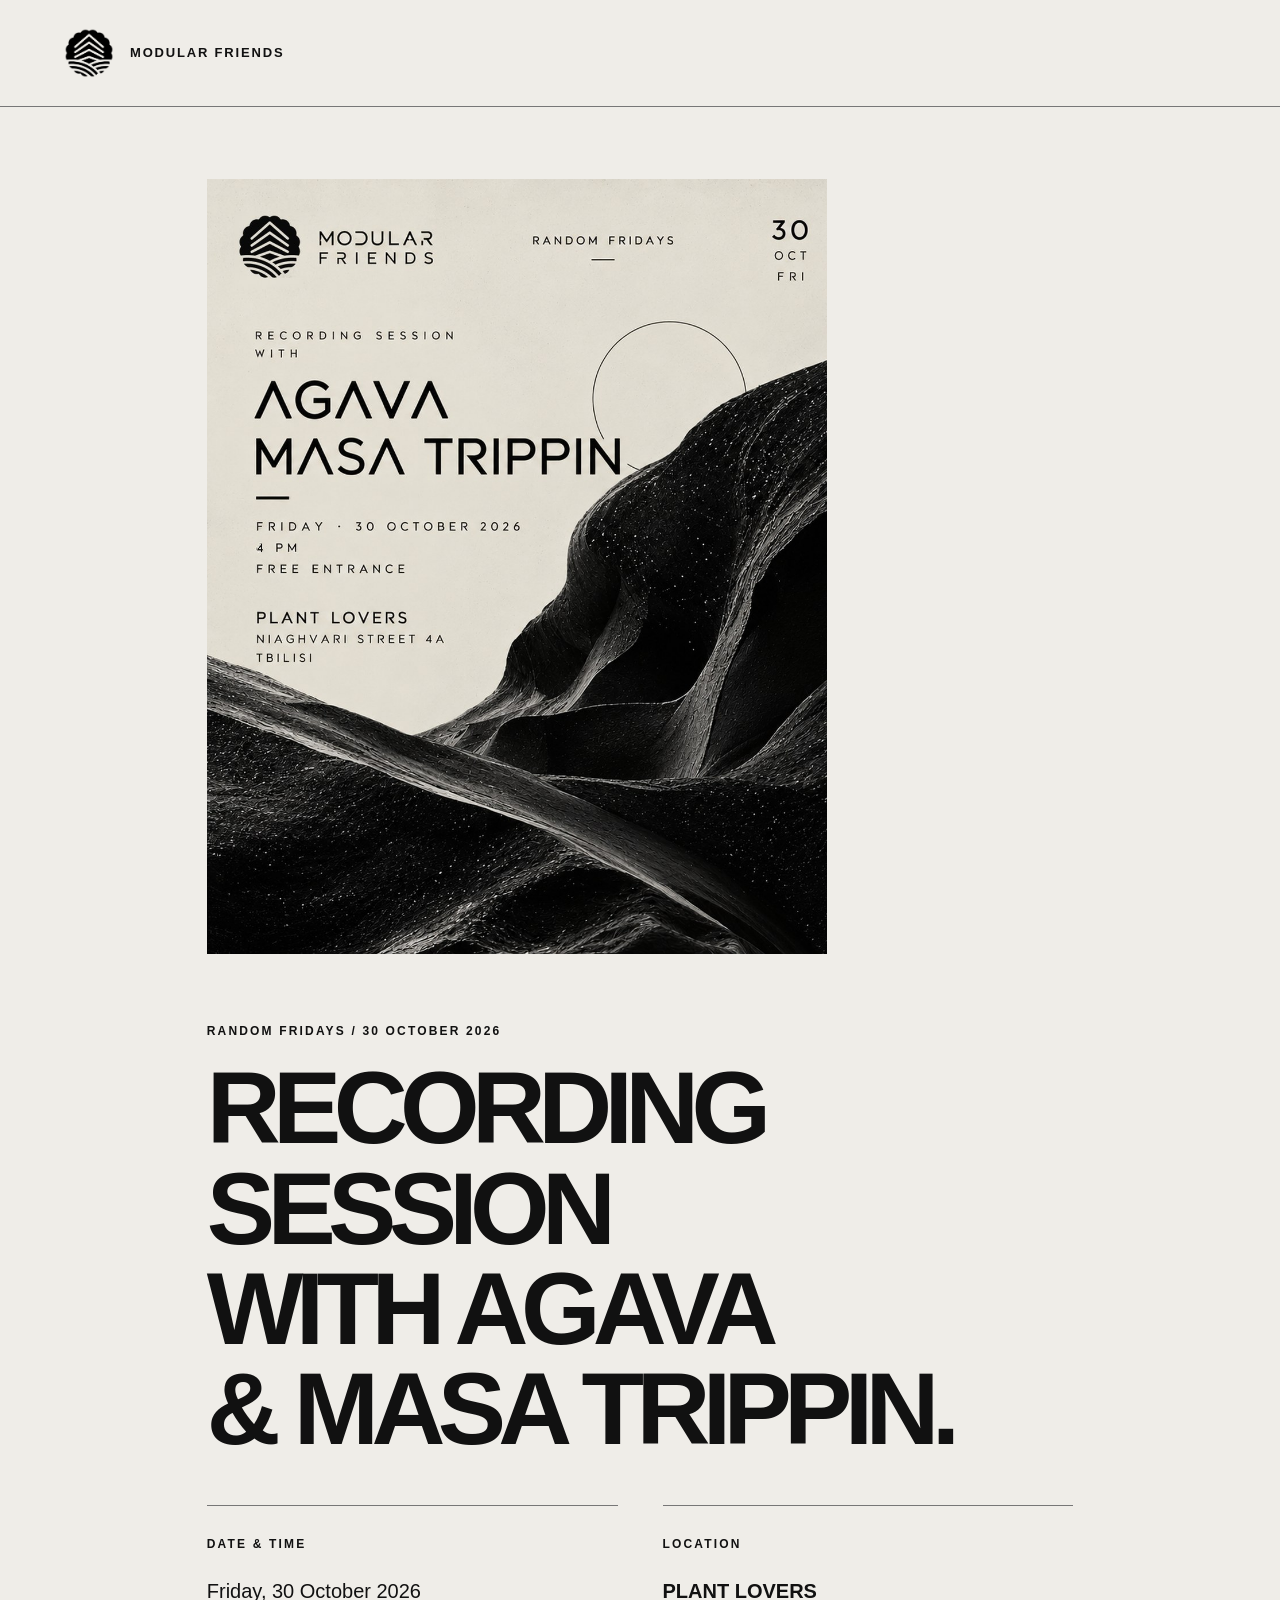
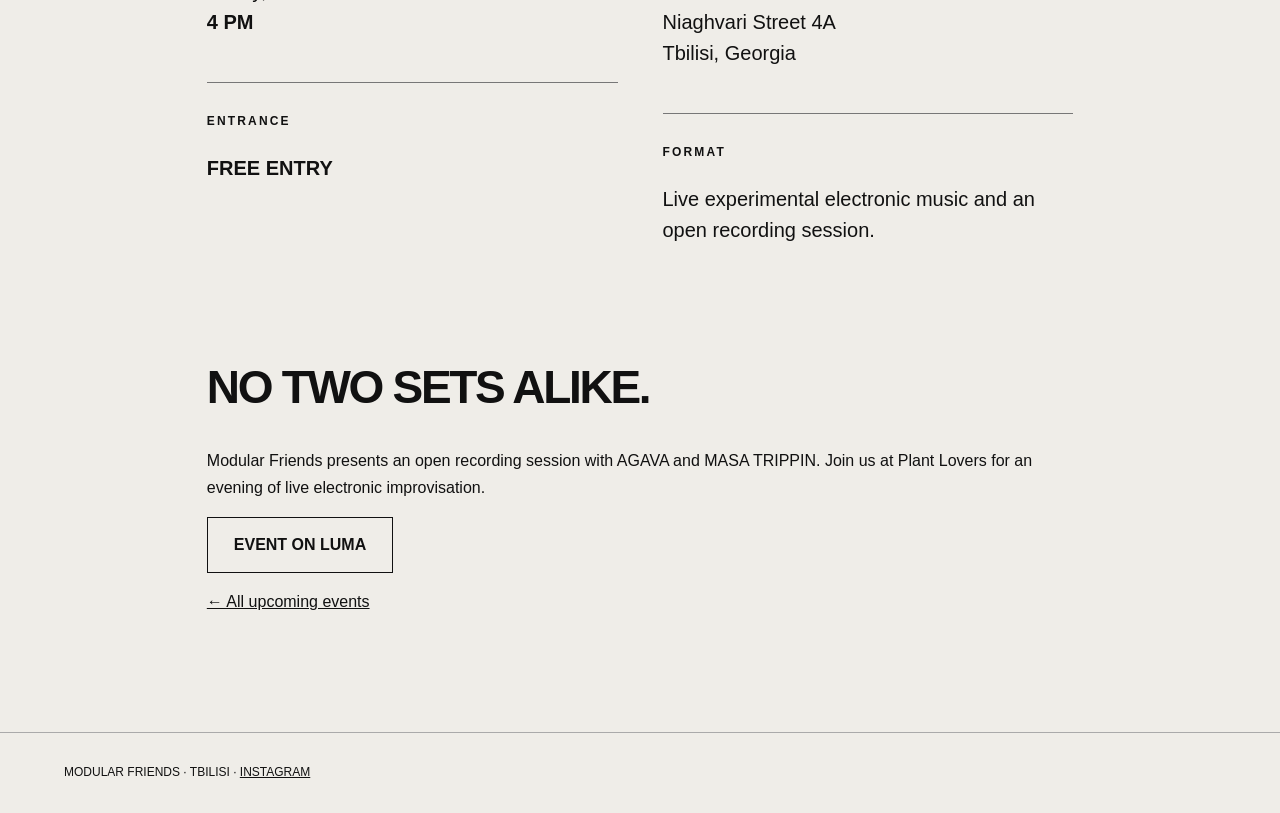
<file: events/2026-10-30-random-fridays.html>
<!doctype html>
<html lang="en"><head><meta charset="utf-8"><meta name="viewport" content="width=device-width,initial-scale=1">
<title>Random Fridays — AGAVA & MASA TRIPPIN | Modular Friends</title>
<meta name="description" content="Modular Friends presents Random Fridays: a free recording session with AGAVA and MASA TRIPPIN on 30 October 2026 at 4 PM at Plant Lovers, Tbilisi.">
<style>:root{color-scheme:light}*{box-sizing:border-box}body{margin:0;background:#efede8;color:#111;font:16px/1.65 Arial,Helvetica,sans-serif}a{color:inherit}header{display:flex;gap:16px;align-items:center;padding:28px 5vw;border-bottom:1px solid #777}header img{width:50px;height:50px;object-fit:contain}header a{text-decoration:none;font-size:13px;font-weight:bold;letter-spacing:.14em}main{max-width:1020px;margin:auto;padding:72px 6vw 100px}h1{font-size:clamp(48px,8vw,110px);letter-spacing:-.075em;line-height:.98;margin:16px 0 45px}h2{font-size:clamp(26px,4vw,46px);margin:0 0 22px;letter-spacing:-.05em}.eyebrow{font-size:12px;font-weight:bold;letter-spacing:.18em}.line{padding:24px 0;border-top:1px solid #777}.details{display:grid;grid-template-columns:1fr 1fr;gap:45px;margin:42px 0 60px}.details p{font-size:20px;line-height:1.55}.cta{display:inline-block;border:1px solid #111;padding:14px 26px;text-decoration:none;font-weight:700}.cta:hover{background:#111;color:white}footer{border-top:1px solid #aaa;padding:30px 5vw;font-size:12px}@media(max-width:650px){main{padding:52px 24px 80px}.details{grid-template-columns:1fr;gap:10px}}</style>
<script type="application/ld+json">{"@context":"https://schema.org","@type":"Event","name":"Modular Friends — Random Fridays: Recording Session with AGAVA & MASA TRIPPIN","startDate":"2026-10-30T16:00:00+04:00","eventAttendanceMode":"https://schema.org/OfflineEventAttendanceMode","eventStatus":"https://schema.org/EventScheduled","location":{"@type":"Place","name":"Plant Lovers","address":{"@type":"PostalAddress","streetAddress":"4A Niaghvari Street","addressLocality":"Tbilisi","addressCountry":"GE"}},"organizer":{"@type":"Organization","name":"Modular Friends","url":"https://modularfriends.github.io/"},"performer":[{"@type":"Person","name":"AGAVA"},{"@type":"Person","name":"MASA TRIPPIN"}],"isAccessibleForFree":true,"offers":{"@type":"Offer","price":0,"priceCurrency":"GEL","url":"https://luma.com/ofzq190g"}}</script>
</head><body><header><img src="../assets/modular-friends-logo-black.png" alt="Modular Friends official logo"><a href="../index.html">MODULAR FRIENDS</a></header><main><figure style="margin:0 0 60px;max-width:620px"><img src="../assets/random-fridays-2026-10-30-post.jpg" width="1080" height="1350" style="width:100%;height:auto" alt="Modular Friends Random Fridays poster: AGAVA and Masa Trippin, October 30, 4 PM, Plant Lovers, free entry"></figure><p class="eyebrow">RANDOM FRIDAYS / 30 OCTOBER 2026</p><h1>RECORDING SESSION<br>WITH AGAVA<br>&amp; MASA TRIPPIN.</h1><section class="details"><div><div class="line"><span class="eyebrow">DATE &amp; TIME</span><p>Friday, 30 October 2026<br><strong>4 PM</strong></p></div><div class="line"><span class="eyebrow">ENTRANCE</span><p><strong>FREE ENTRY</strong></p></div></div><div><div class="line"><span class="eyebrow">LOCATION</span><p><strong>PLANT LOVERS</strong><br>Niaghvari Street 4A<br>Tbilisi, Georgia</p></div><div class="line"><span class="eyebrow">FORMAT</span><p>Live experimental electronic music and an open recording session.</p></div></div></section><h2>NO TWO SETS ALIKE.</h2><p>Modular Friends presents an open recording session with AGAVA and MASA TRIPPIN. Join us at Plant Lovers for an evening of live electronic improvisation.</p><p><a class="cta" href="https://luma.com/ofzq190g">EVENT ON LUMA</a></p><p><a href="../index.html#upcoming">← All upcoming events</a></p></main><footer>MODULAR FRIENDS · TBILISI · <a href="https://www.instagram.com/modular_friends/">INSTAGRAM</a></footer></body></html>
</file>
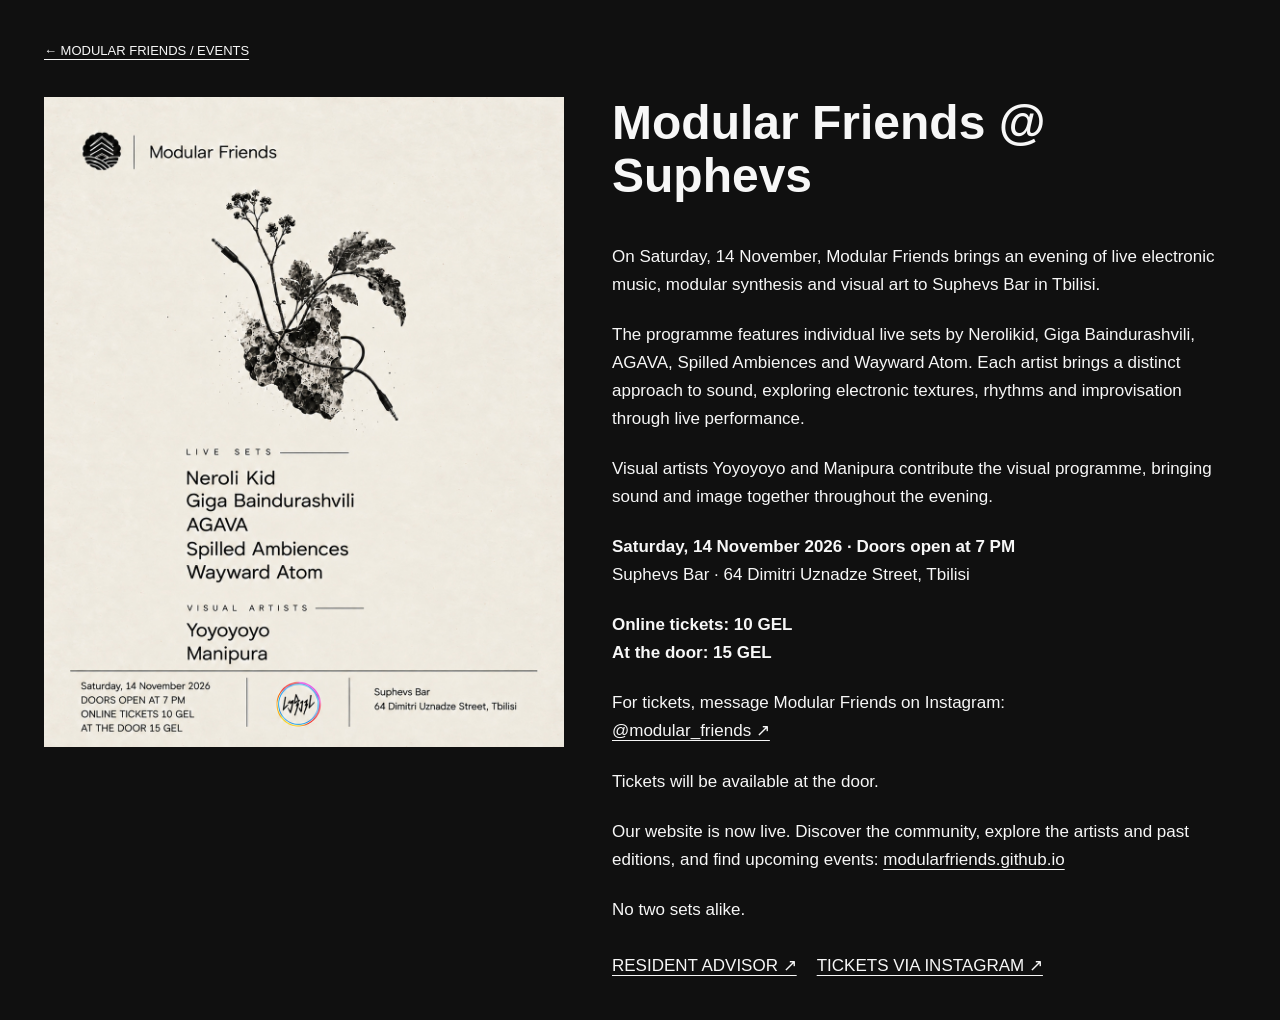
<file: events/2026-11-14-suphevs.html>
<!doctype html><html lang="en"><head><meta charset="utf-8"><meta name="viewport" content="width=device-width,initial-scale=1"><title>Modular Friends @ Suphevs · 14 November 2026</title><meta name="description" content="Live electronic music, modular synthesis and visual art at Suphevs Bar, Tbilisi. 14 November 2026 doors open at 7 PM. Online 10 GEL, door 15 GEL."><meta property="og:image" content="https://modularfriends.github.io/assets/suphevs-2026-11-14-luma-doors.jpg"><style>*{box-sizing:border-box}body{margin:0;background:#101010;color:#f7f7f7;font:17px/1.65 Arial,sans-serif}main{max-width:1240px;margin:auto;padding:40px 24px}a{color:inherit;text-underline-offset:4px}header{margin-bottom:36px;font-size:13px}.layout{display:grid;grid-template-columns:minmax(0,520px) minmax(0,1fr);gap:48px}img{width:100%;height:auto}h1{font-size:clamp(28px,4vw,48px);line-height:1.1;margin-top:0}p{margin:0 0 22px}.actions{display:flex;flex-wrap:wrap;gap:20px;margin-top:28px}@media(max-width:760px){.layout{grid-template-columns:1fr;gap:28px}}</style></head><body><main><header><a href="../index.html#upcoming">← MODULAR FRIENDS / EVENTS</a></header><div class="layout"><img src="../assets/suphevs-2026-11-14-post-doors.jpg" alt="Modular Friends live sets and visual artists at Suphevs Bar" width="1080" height="1350"><article><h1>Modular Friends @ Suphevs</h1><p>On Saturday, 14 November, Modular Friends brings an evening of live electronic music, modular synthesis and visual art to Suphevs Bar in Tbilisi.</p><p>The programme features individual live sets by Nerolikid, Giga Baindurashvili, AGAVA, Spilled Ambiences and Wayward Atom. Each artist brings a distinct approach to sound, exploring electronic textures, rhythms and improvisation through live performance.</p><p>Visual artists Yoyoyoyo and Manipura contribute the visual programme, bringing sound and image together throughout the evening.</p><p><strong>Saturday, 14 November 2026 · Doors open at 7 PM</strong><br>Suphevs Bar · 64 Dimitri Uznadze Street, Tbilisi</p><p><strong>Online tickets: 10 GEL<br>At the door: 15 GEL</strong></p><p>For tickets, message Modular Friends on Instagram:<br><a href="https://www.instagram.com/modular_friends/">@modular_friends ↗</a></p><p>Tickets will be available at the door.</p><p>Our website is now live. Discover the community, explore the artists and past editions, and find upcoming events: <a href="https://modularfriends.github.io/">modularfriends.github.io</a></p><p>No two sets alike.</p><div class="actions"><a href="https://ra.co/events/2574061">RESIDENT ADVISOR ↗</a><a href="https://www.instagram.com/modular_friends/">TICKETS VIA INSTAGRAM ↗</a></div></article></div></main></body></html>
</file>
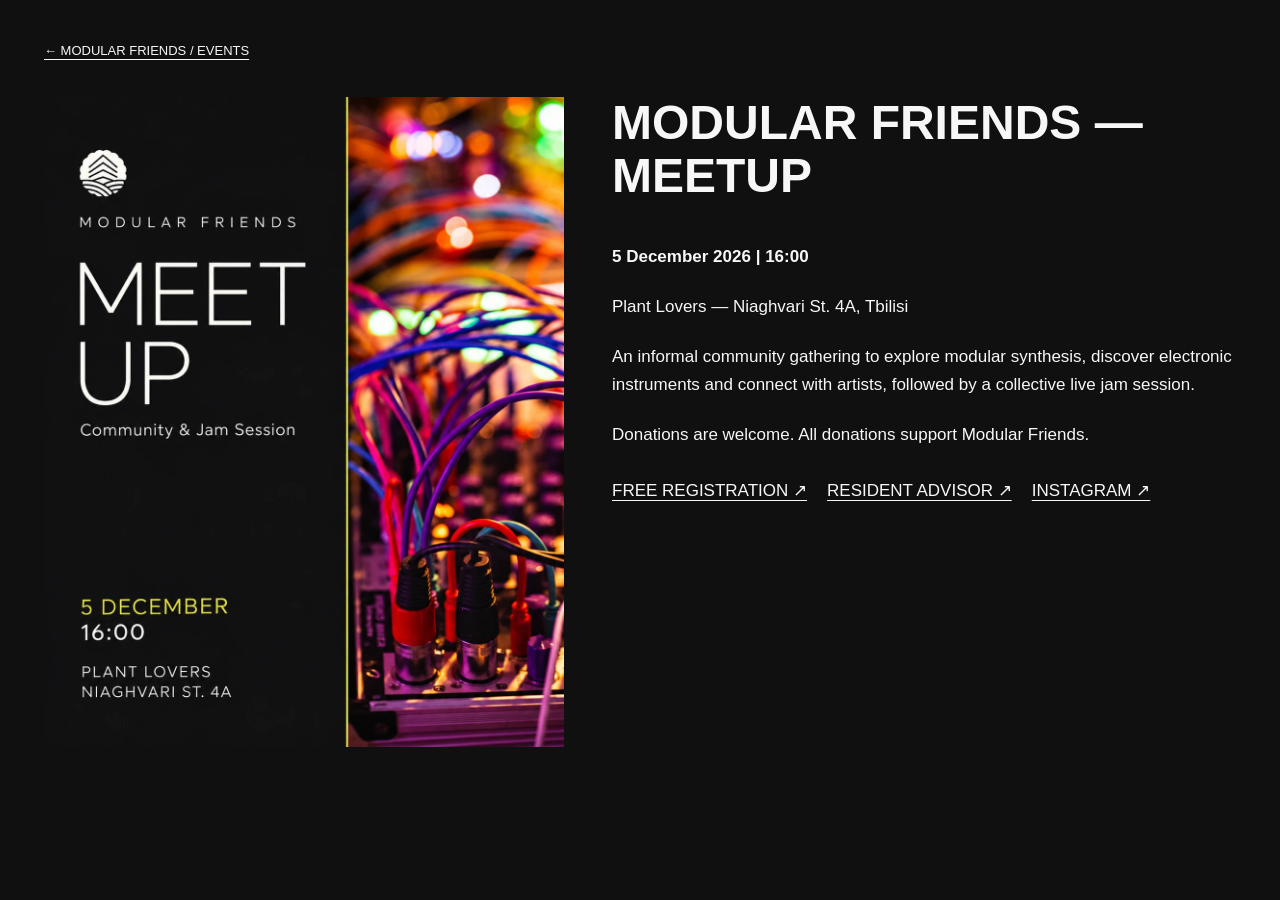
<file: events/2026-12-05-meetup.html>
<!doctype html><html lang="en"><head><meta charset="utf-8"><meta name="viewport" content="width=device-width,initial-scale=1"><title>Modular Friends — Meetup | 5 December 2026</title><meta name="description" content="Community and jam session at Plant Lovers, Niaghvari St. 4A, Tbilisi. 5 December 2026 at 16:00. Free registration; voluntary donations support Modular Friends."><meta property="og:image" content="https://modularfriends.github.io/assets/mf-meetup-2026-12-05.webp"><style>*{box-sizing:border-box}body{margin:0;background:#101010;color:#f7f7f7;font:17px/1.65 Helvetica,Arial,sans-serif}main{max-width:1240px;margin:auto;padding:40px 24px}a{color:inherit;text-underline-offset:4px}header{margin-bottom:36px;font-size:13px}.layout{display:grid;grid-template-columns:minmax(0,520px) minmax(0,1fr);gap:48px}img{width:100%;height:auto}h1{font-size:clamp(28px,4vw,48px);line-height:1.1;margin-top:0}p{margin:0 0 22px}.actions{display:flex;flex-wrap:wrap;gap:20px;margin-top:28px}@media(max-width:760px){.layout{grid-template-columns:1fr;gap:28px}}</style></head><body><main><header><a href="../index.html#upcoming">← MODULAR FRIENDS / EVENTS</a></header><div class="layout"><img src="../assets/mf-meetup-2026-12-05.webp" alt="Modular Friends Meetup — 5 December 16:00 at Plant Lovers" width="1080" height="1350"><article><h1>MODULAR FRIENDS — MEETUP</h1><p><strong>5 December 2026 | 16:00</strong></p><p>Plant Lovers — Niaghvari St. 4A, Tbilisi</p><p>An informal community gathering to explore modular synthesis, discover electronic instruments and connect with artists, followed by a collective live jam session.</p><p>Donations are welcome. All donations support Modular Friends.</p><div class="actions"><a href="https://luma.com/afkx210b">FREE REGISTRATION ↗</a><a href="https://ra.co/events/2595834">RESIDENT ADVISOR ↗</a><a href="https://www.instagram.com/modular_friends/">INSTAGRAM ↗</a></div></article></div></main></body></html>
</file>
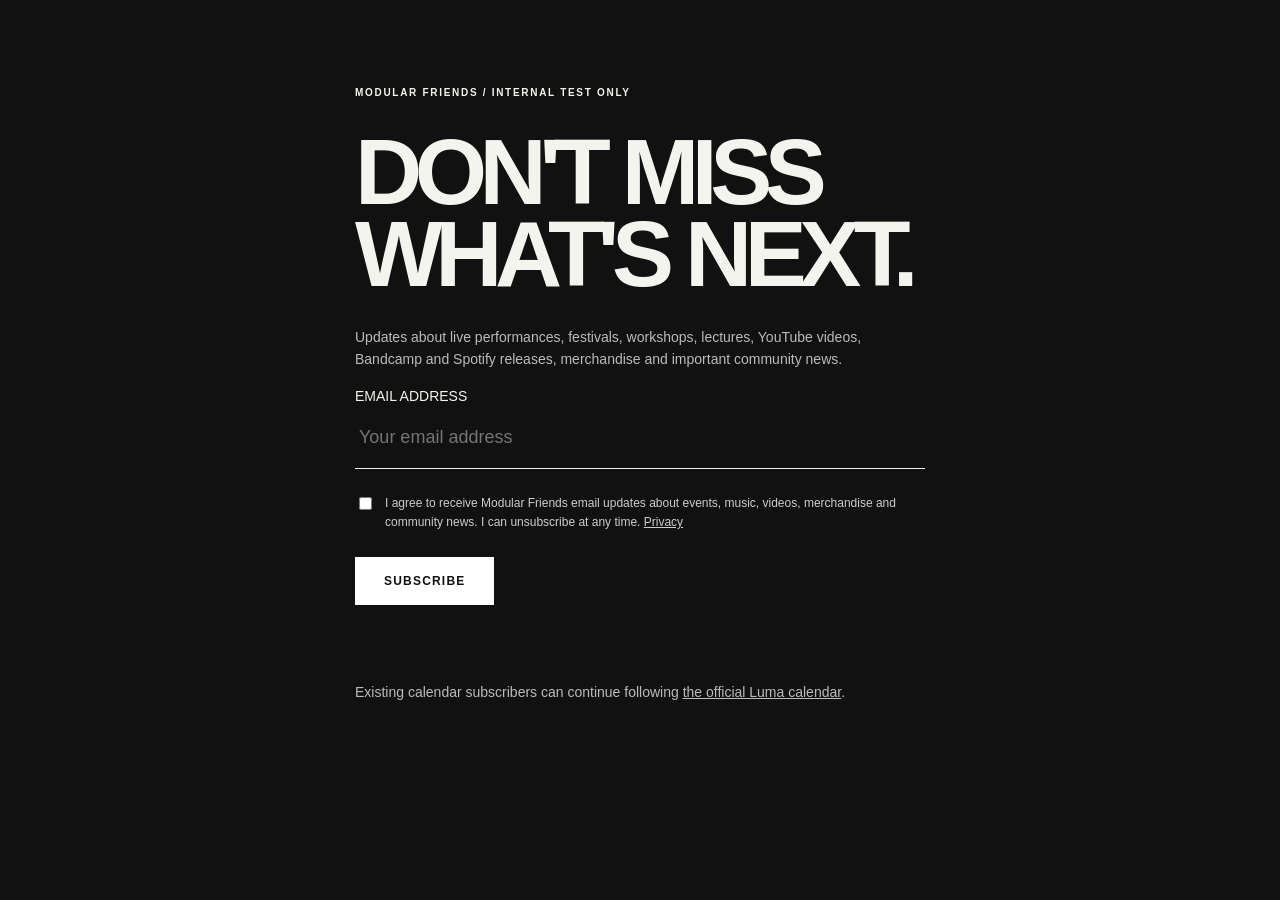
<file: newsletter/formsubmit-prototype.html>
<!doctype html>
<html lang="en">
<head>
  <meta charset="utf-8">
  <meta name="viewport" content="width=device-width, initial-scale=1">
  <meta name="robots" content="noindex, nofollow">
  <title>Modular Friends / Newsletter Test</title>
  <style>
    *{box-sizing:border-box}body{margin:0;background:#111;color:#f4f4ef;font:14px/1.6 Helvetica,Arial,sans-serif}
    main{max-width:620px;margin:auto;padding:80px 25px}h1{font-size:clamp(55px,12vw,93px);line-height:.88;letter-spacing:-.08em;margin:30px 0}
    .eyebrow{font-weight:bold;letter-spacing:.17em;font-size:10px}p{max-width:540px;color:#bbb}
    input[type=email]{border:0;border-bottom:1px solid #f4f4ef;background:transparent;color:#fff;font:inherit;padding:16px 4px;width:100%;border-radius:0;font-size:18px}
    label{display:block}.consent{display:flex;align-items:flex-start;gap:10px;margin:25px 0;font-size:12px;color:#ccc}
    button{border:1px solid #fff;background:#fff;color:#111;padding:16px 28px;font:700 12px Helvetica,Arial,sans-serif;letter-spacing:.1em;cursor:pointer}
    button:disabled{opacity:.4;cursor:progress}#status{min-height:3em;margin-top:20px}a{color:inherit}
  </style>
</head>
<body>
<main>
  <span class="eyebrow">MODULAR FRIENDS / INTERNAL TEST ONLY</span>
  <h1>DON'T MISS<br>WHAT'S NEXT.</h1>
  <p>Updates about live performances, festivals, workshops, lectures, YouTube videos, Bandcamp and Spotify releases, merchandise and important community news.</p>
  <form id="subscribe" method="POST" action="https://formsubmit.co/ajax/mfmodularfriends@gmail.com">
    <label for="email">EMAIL ADDRESS</label>
    <input id="email" name="email" type="email" autocomplete="email" placeholder="Your email address" maxlength="254" required />
    <input type="hidden" name="_subject" value="[Modular Friends] Newsletter subscription request" />
    <input type="hidden" name="_url" value="https://modularfriends.github.io/#newsletter" />
    <input type="hidden" name="submission_type" value="newsletter_opt_in" />
    <label class="consent"><input type="checkbox" name="consent" value="I explicitly consent to Modular Friends updates and understand I can unsubscribe at any time." required /> <span>I agree to receive Modular Friends email updates about events, music, videos, merchandise and community news. I can unsubscribe at any time. <a href="/privacy.html">Privacy</a></span></label>
    <button id="submit" type="submit">SUBSCRIBE</button>
    <p id="status" role="status" aria-live="polite"></p>
  </form>
  <p>Existing calendar subscribers can continue following <a href="https://luma.com/modularfriends">the official Luma calendar</a>.</p>
</main>
<script>
  (() => {
    const form=document.getElementById('subscribe');
    const button=document.getElementById('submit');
    const status=document.getElementById('status');
    form.addEventListener('submit',async e=>{
      e.preventDefault();
      if (!form.reportValidity()) return;
      button.disabled=true;
      status.textContent='SUBMITTING…';
      try{
        const response=await fetch(form.action,{
          method:'POST',
          body:new FormData(form),
          headers:{Accept:'application/json'}
        });
        const out=await response.json();
        if(!response.ok || !out.success)throw new Error('Subscription form was not accepted.');
        status.textContent='Request received. Your subscription is not active until confirmation.';
        form.reset();
      }catch(_){
        status.textContent='Unable to submit right now. Please use our calendar Follow button instead.';
      }finally{button.disabled=false}
    });
  })();
</script>
</body></html>
</file>
<file: assets/layout-refinement.css>
/* Shared layout system — Modular Friends */
html{scroll-padding-top:0!important}
:root{--section-space:96px;--anchor-inset:122px}
header.top{height:auto;min-height:74px;display:flex;align-items:center!important;justify-content:space-between;padding:18px 4.5vw!important;gap:24px;position:fixed!important;top:0;left:0;right:0;z-index:9999;background:#101010!important;color:white;border-bottom:1px solid #494949}
header.top .brand{flex-shrink:0;gap:12px;font-size:11px;letter-spacing:.14em}header.top .brand img{width:37px;height:42px;object-fit:contain}
header.top nav{display:flex;flex-wrap:wrap;justify-content:flex-end;max-width:1040px;gap:12px 18px!important}header.top nav a{font-size:10px!important;line-height:1.4;letter-spacing:.06em;white-space:nowrap;color:white}
section[id]{scroll-margin-top:0!important;padding-top:var(--anchor-inset)!important;padding-bottom:var(--section-space)!important}
section[id] .section-tag{padding-top:0}section[id] .secmark{padding-top:0}
h1,h2,h3{overflow-wrap:anywhere}
.hero h1,.intro h1{font-size:clamp(72px,12vw,190px);letter-spacing:normal!important;line-height:.9;margin:28px 0 36px}
.hero h1 span,.intro h1 span{display:block}
h2,.artist-header h2,.program-heading h2,.festival h2,.upcoming-intro h2,.visual-intro h2,.mf-newsletter-copy h2,.signal h2,.press-refs h2,.heading,.foot h2{font-size:clamp(52px,7.8vw,112px);letter-spacing:normal!important;line-height:1!important}
.artist-header>*,.visual-intro>*,.mf-newsletter-layout>*,.panel,.item{min-width:0}
.artist-card .artist-info{padding:12px 2px 0}.artist-card h3,.visual-profile h3{min-height:2.3em;line-height:1.15;margin:8px 0 10px}.artist-card .artist-genres,.visual-profile .artist-genres{min-height:2.7em;margin:0 0 10px;line-height:1.35}.artist-card details{padding:12px 0}.artist-card details p{padding-top:12px}.artist-card .artist-link{padding-top:8px}
.people-controls{align-items:end}.people-filter{height:49px;border:1px solid #222;position:relative;background:transparent;display:flex;align-items:center;padding:0 12px;gap:12px}.people-filter label{margin:0;white-space:nowrap;font-size:9px}.people-filter select{appearance:none;-webkit-appearance:none;min-height:47px;border:0;background:transparent;padding:0 20px 0 0;flex:1;min-width:0;font-size:13px;border-radius:0}.people-filter:after{content:'⌄';position:absolute;right:10px;pointer-events:none}.people-controls .people-shuffle,.people-filter{border-color:#222;border-radius:0}
.shop-section{background:#ebebe7;color:#111}.shop-section h2{margin:40px 0}.shop-section a{display:inline-block;border:1px solid #111;padding:18px 24px;font-size:12px;font-weight:700}
body:has(.intro h1){padding-top:var(--header-height,84px)}.intro:has(h1){padding-top:96px;padding-bottom:96px}.panel h3,.item h3{letter-spacing:normal;line-height:1.1}.panels{align-items:stretch}.panel{padding:32px}.heading{margin:48px 0}.secmark,.section-tag{font-size:10px;line-height:1.4}
@media(max-width:900px){header.top{gap:16px}header.top nav{gap:8px 12px!important}header.top nav a{font-size:9px!important}}
@media(max-width:700px){:root{--section-space:64px}header.top{padding:12px 18px!important;gap:12px}header.top .brand{font-size:9px;gap:8px}header.top .brand img{width:30px;height:34px}header.top nav{max-width:64%;gap:7px 10px!important}header.top nav a{font-size:8px!important}.hero h1,.intro h1{font-size:clamp(52px,14vw,92px)}h2,.artist-header h2,.program-heading h2,.festival h2,.upcoming-intro h2,.visual-intro h2,.mf-newsletter-copy h2,.signal h2,.press-refs h2,.heading,.foot h2{font-size:clamp(44px,11vw,70px)!important}.people-filter{grid-column:1/-1}.panel{padding:24px}.panel h3,.item h3{font-size:clamp(32px,8vw,52px)}.intro:has(h1){padding-top:64px;padding-bottom:64px}.secmark,.section-tag{gap:18px}.shop-section h2{margin:32px 0}.artist-card h3{min-height:2.3em}}
@media(prefers-reduced-motion:reduce){html{scroll-behavior:auto}}

/* Keep complete words intact; tune long headings to their column. */
h1,h2,h3{overflow-wrap:normal;word-break:normal;hyphens:none}
.upcoming-intro h2{font-size:clamp(36px,5.8vw,88px)!important}
.upcoming-intro h2 span{display:block;white-space:nowrap}
#festival{padding-bottom:40px!important}.festival-photo{margin-top:40px}

#contact h2{max-width:100%;font-size:clamp(48px,7.8vw,112px)}
@media(max-width:700px){.upcoming-intro h2{font-size:clamp(28px,8.2vw,56px)!important}#festival{padding-bottom:24px!important}.festival-photo{margin-top:28px}}

/* Slightly tighter hero title, with distinct letterforms. */
.hero h1{letter-spacing:-.025em!important}
</file>
<file: radio/player.css>
.mf-radio{box-sizing:border-box;display:flex;align-items:center;gap:24px;background:#f8f8f5;color:#111;border:1px solid #111;padding:24px;margin:24px 0;font-family:Arial,Helvetica,sans-serif;text-align:left;min-width:0}
.mf-radio .mf-radio-record{width:76px;height:76px;flex:none;border-radius:50%;display:grid;place-items:center;position:relative;background:repeating-radial-gradient(circle at center,#121212 0 2px,#292929 2px 3px,#121212 3px 5px);border:1px solid #333;animation:mf-vinyl-spin 5s linear infinite;animation-play-state:paused}
.mf-radio .mf-radio-record:after{content:'';position:absolute;left:50%;top:50%;width:4px;height:4px;border-radius:50%;background:#eee;transform:translate(-50%,-50%)}
.mf-radio.is-playing .mf-radio-record{animation-play-state:running}
.mf-radio .mf-radio-logo{width:44px;height:44px;object-fit:contain;flex:none;background:#111;border-radius:50%;padding:5px}
@keyframes mf-vinyl-spin{to{transform:rotate(360deg)}}
@media(prefers-reduced-motion:reduce){.mf-radio .mf-radio-record{animation:none}}
.mf-radio .mf-radio-copy{flex:1;min-width:0}
.mf-radio .mf-radio-copy h3{font-size:14px;line-height:1.4;letter-spacing:.09em;margin:0 0 12px;font-weight:700;color:#111}
.mf-radio .mf-radio-copy p{font-size:14px;line-height:1.5;margin:0;overflow-wrap:anywhere;color:#111;max-width:none}
.mf-radio .mf-radio-copy .mf-radio-artist{font-size:12px;margin-top:3px}
.mf-radio .mf-radio-copy .mf-radio-status{font-size:11px;color:#555;margin-top:10px}
.mf-radio .mf-radio-controls{display:flex;gap:10px;flex:none}
.mf-radio .mf-radio-toggle,.mf-radio .mf-radio-next{font:700 12px Arial,Helvetica,sans-serif;letter-spacing:.08em;background:transparent;color:#111;border:1px solid #111;padding:16px 20px;min-width:85px;min-height:48px;cursor:pointer;flex:none}
.mf-radio .mf-radio-controls button:hover{background:#111;color:#fff}.mf-radio .mf-radio-controls button:disabled{opacity:.45;cursor:wait}.mf-radio .mf-radio-controls button:focus-visible{outline:3px solid #777;outline-offset:4px}
.mf-radio-home{background:#f8f8f5;padding:1px 0}.mf-radio-home .mf-radio{border:0;margin:0;padding:28px 0}
@media(max-width:700px){.mf-radio{gap:14px;padding:18px;flex-wrap:wrap}.mf-radio .mf-radio-record{width:58px;height:58px;align-self:flex-start}.mf-radio .mf-radio-logo{width:36px;height:36px}.mf-radio .mf-radio-copy{flex-basis:calc(100% - 72px)}.mf-radio .mf-radio-controls{margin-left:72px}.mf-radio .mf-radio-copy h3{font-size:12px}.mf-radio .mf-radio-copy p{font-size:13px}}
/* Keep the radio compact despite the site's general section spacing rule. */
#radio.mf-radio-home{padding-top:0!important;padding-bottom:0!important;scroll-margin-top:90px!important}
.archive-grid>.mf-radio{align-self:start}
</file>
<file: assets/site-updates.css>
/* Two equal news columns; posters retain every edge and their natural ratio. */
#upcoming .mf-news-grid{display:grid;grid-template-columns:minmax(0,1fr) minmax(0,1fr);gap:30px;align-items:stretch}
#upcoming .mf-event-slot,#upcoming .upcoming-release{border-top:1px solid #aaa;padding-top:18px;min-width:0}
#upcoming .upcoming-event-layout{display:grid;grid-template-columns:minmax(0,150px) minmax(0,1fr);gap:20px;border:0;padding:0;align-items:start}
#upcoming figure{margin:0}#upcoming .random-fridays-poster img{display:block;width:100%;height:auto;max-height:none;aspect-ratio:auto;object-fit:contain}
#upcoming .upcoming-card{display:block;padding:0;border:0}#upcoming .upcoming-card h3,#upcoming .upcoming-release h3{font-size:24px;line-height:1.12;margin:8px 0 12px;letter-spacing:-.035em}
#upcoming .upcoming-card p,#upcoming .upcoming-release p{font-size:13px;line-height:1.5;margin:0 0 12px}
#upcoming .upcoming-card small,#upcoming .upcoming-release-label{font-size:10px;letter-spacing:.08em;font-weight:700}
#upcoming .upcoming-links{display:flex;flex-wrap:wrap;gap:12px;font-size:10px;margin-top:14px}
#upcoming .upcoming-release{display:flex;flex-direction:column;gap:14px;margin:0;align-items:stretch}
#upcoming .upcoming-release-copy{padding:0}#upcoming .upcoming-release-watch{font-size:10px;letter-spacing:.06em;border-bottom:1px solid #111;padding-bottom:6px;display:inline-block}
.mf-video-frame{width:100%;aspect-ratio:16/9;position:relative;background:#111}.mf-video-frame iframe{display:block;position:absolute;inset:0;width:100%;height:100%;border:0}
#upcoming .upcoming-release .mf-video-frame{max-width:360px}#upcoming .upcoming-release-credits{font-size:11px}
#upcoming .upcoming-calendar{margin-top:28px;padding:20px 0}#upcoming .upcoming-calendar h3{font-size:18px}
.mf-event-placeholder{padding:12px 0 35px}.mf-event-placeholder h3{font-size:24px}
#tickets .mf-ticket-event{display:grid;grid-template-columns:minmax(0,150px) minmax(0,1fr);gap:24px;margin-top:24px}#tickets .mf-ticket-poster img{display:block;width:100%;height:auto;object-fit:contain}#tickets .mf-ticket-event h3{font-size:25px;line-height:1.1;letter-spacing:-.03em;margin:0 0 16px}#tickets .mf-ticket-event p{font-size:14px;line-height:1.5;margin:0 0 14px}#tickets .mf-ticket-event .button{font-size:11px}
[data-event-end][hidden],[data-ticket-empty][hidden],#upcomingEmpty[hidden],#upcomingEventList[hidden]{display:none!important}
@media(max-width:850px){#upcoming .mf-news-grid{grid-template-columns:1fr}#upcoming .upcoming-release .mf-video-frame{max-width:100%}#upcoming .upcoming-event-layout{grid-template-columns:150px minmax(0,1fr)}}
@media(max-width:500px){#upcoming .upcoming-event-layout{grid-template-columns:110px minmax(0,1fr);gap:16px}#upcoming .upcoming-card h3{font-size:21px}#tickets .mf-ticket-event{grid-template-columns:100px minmax(0,1fr);gap:16px}#tickets .mf-ticket-event h3{font-size:21px}#tickets .mf-ticket-event p{font-size:13px}}
/* Override legacy fixed poster widths and oversized section headings. */
#upcoming{padding:36px 0 40px!important}#upcoming .upcoming-intro{margin:24px 0!important;gap:30px}#upcoming .upcoming-intro h2{font-size:clamp(36px,4.5vw,60px)!important;line-height:1!important;letter-spacing:-.065em}#upcoming .upcoming-intro>p{font-size:14px!important;line-height:1.5;max-width:460px}
#upcoming .upcoming-event-layout .random-fridays-poster{width:100%!important;max-width:100%!important;min-width:0}#upcoming .upcoming-event-layout .upcoming-card{display:block!important;gap:0;padding:0!important}
@media(max-width:500px){#upcoming .upcoming-intro{display:block!important}#upcoming .upcoming-intro>p{margin-top:18px}}
</file>
